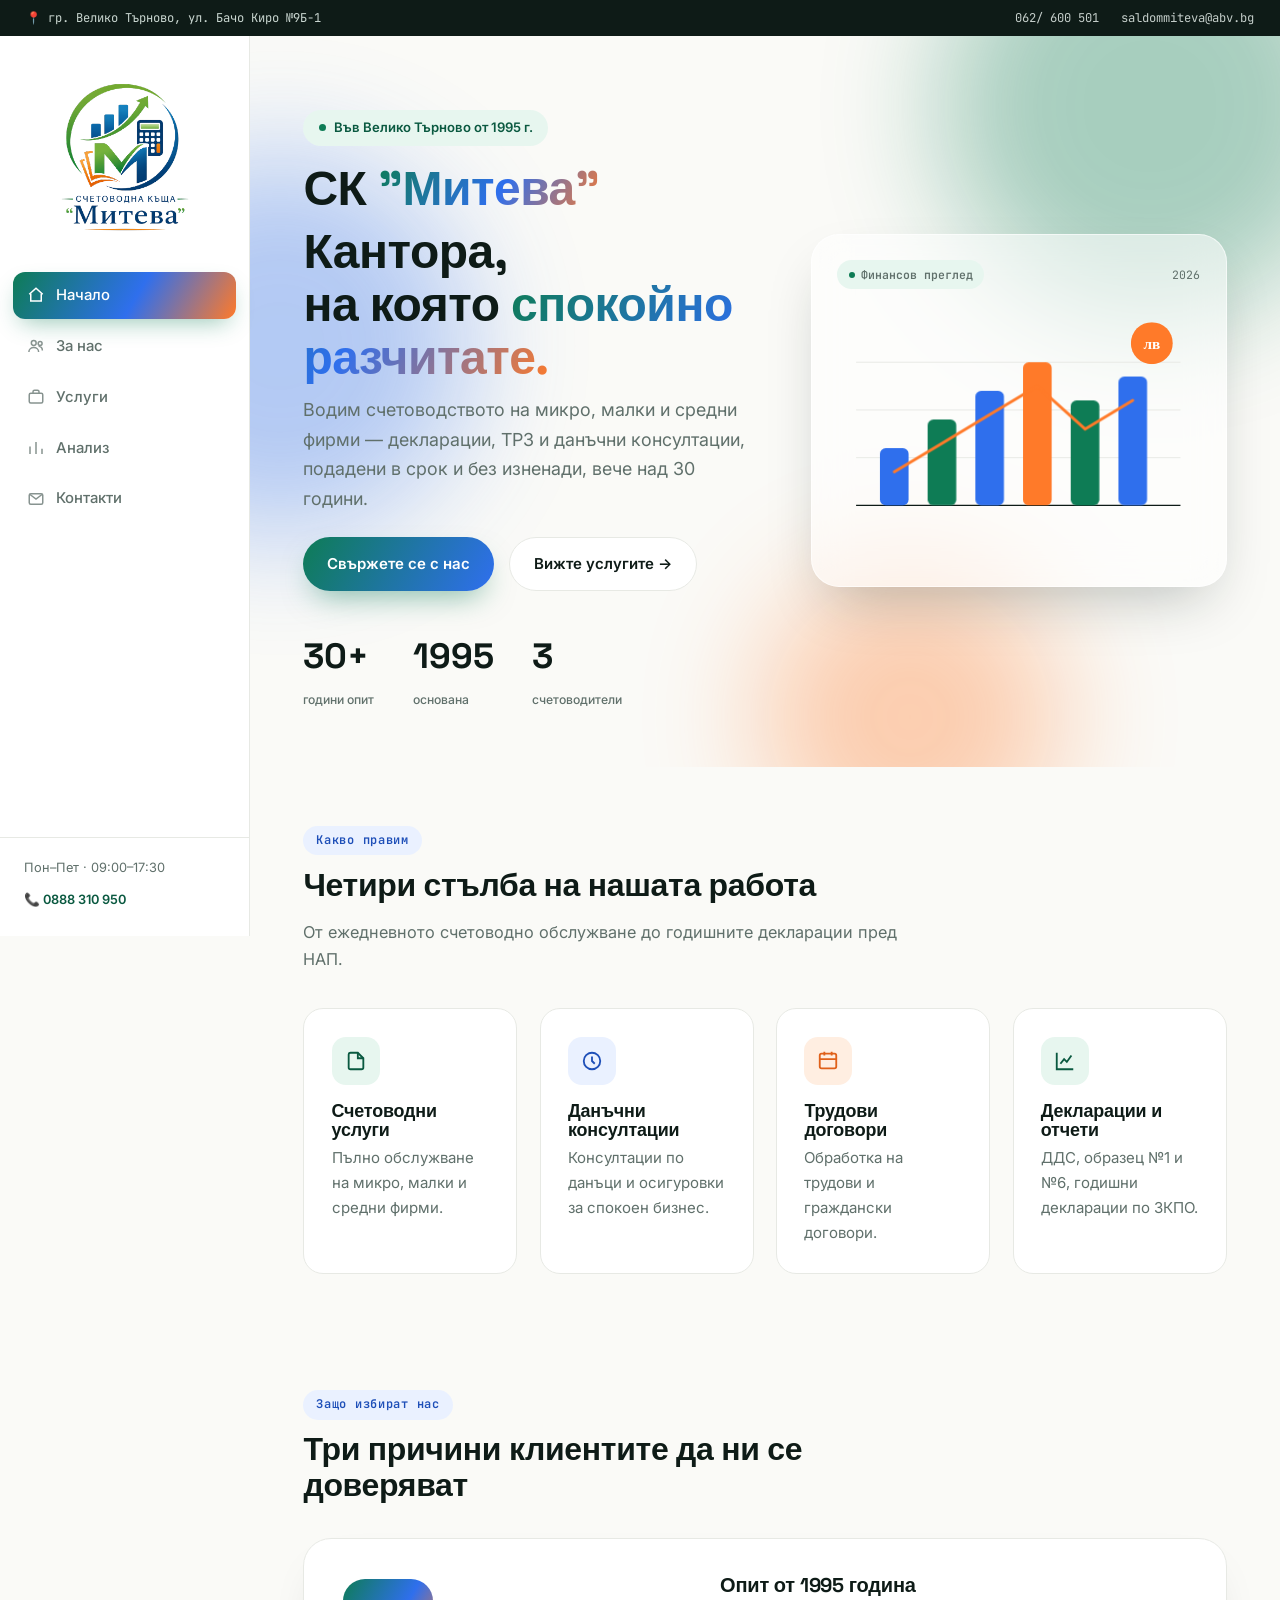
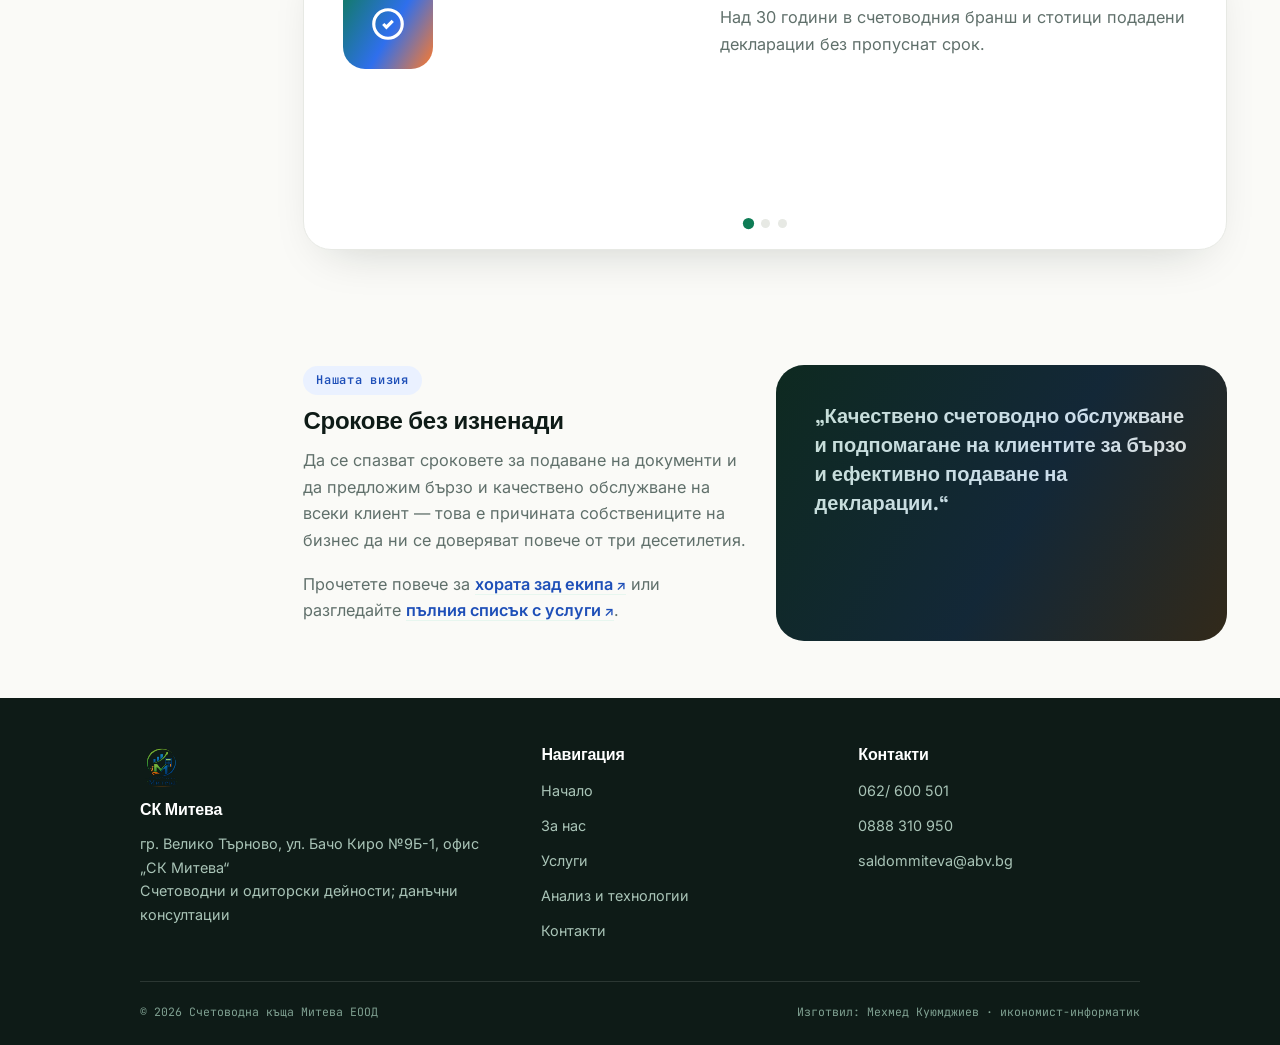
<file: index.html>
<!DOCTYPE html>
<html lang="bg">
<head>
<meta charset="UTF-8">
<meta name="viewport" content="width=device-width, initial-scale=1.0">
    <meta name="description" content="СК Митева – счетоводни услуги, счетоводство, ТРЗ, данъчни консултации и фирмено обслужване.">
    <meta property="og:site_name" content="СК Митева">
    <script type="application/ld+json">
{
  "@context":"https://schema.org",
  "@type":"WebSite",
  "name":"СК Митева",
  "alternateName":"Счетоводна къща Митева",
  "url":"https://saldommiteva.github.io/site.github.io/"
}
</script>
<title>СК Митева - Счетоводна къща Митева - Счетоводни услуги във Велико Търново</title>
<meta name="description" content="ССП „Счетоводна къща Митева“ ЕООД — счетоводно обслужване, ТРЗ, ДДС декларации и данъчни консултации за фирми във Велико Търново. Опит от 1995 година.">
<meta name="keywords" content="счетоводна къща Велико Търново, счетоводни услуги, ТРЗ, ДДС декларации, данъчни консултации, счетоводител Велико Търново, СК Митева">
<meta name="robots" content="index, follow">
<meta name="author" content="ССП „Счетоводна къща Митева“ ЕООД">
<link rel="canonical" href="https://saldommiteva.github.io/site.github.io/">
<meta property="og:type" content="website">
<meta property="og:site_name" content="Счетоводна къща Митева">
<meta property="og:title" content="Счетоводна къща Митева — счетоводни услуги във Велико Търново">
<meta property="og:description" content="Счетоводно обслужване, ТРЗ и данъчни консултации за фирми във Велико Търново. Опит от 1995 година.">
<meta property="og:image" content="https://www.skmiteva.bg/logo.svg">
<meta property="og:url" content="https://www.skmiteva.bg/index.html">
<meta property="og:locale" content="bg_BG">
<meta name="twitter:card" content="summary_large_image">
<meta name="twitter:title" content="Счетоводна къща Митева — Велико Търново">
<meta name="twitter:description" content="Счетоводно обслужване, ТРЗ и данъчни консултации от 1995 година насам.">
<link rel="icon" type="image/svg+xml" href="logo.svg">
<link rel="preconnect" href="https://fonts.googleapis.com">
<link rel="preconnect" href="https://fonts.gstatic.com" crossorigin>
<link href="https://fonts.googleapis.com/css2?family=Space+Grotesk:wght@500;600;700&family=Inter:wght@400;500;600;700&family=JetBrains+Mono:wght@400;500;600&display=swap" rel="stylesheet">
    <meta name="google-site-verification" content="7vGODNEP3AbfoVLkbZOb1GnLvWnqW9hmbNJOXIMmoz8" />
  <link rel="stylesheet" href="style.css">
<script type="application/ld+json">
{
  "@context": "https://schema.org",
  "@type": "AccountingService",
  "name": "ССП „Счетоводна къща Митева“ ЕООД",
  "image": "https://www.skmiteva.bg/logo.svg",
  "url": "https://www.skmiteva.bg/",
  "telephone": "+359888310950",
  "email": "saldommiteva@abv.bg",
  "priceRange": "$$",
  "address": {
    "@type": "PostalAddress",
    "streetAddress": "ул. Бачо Киро №9Б-1",
    "addressLocality": "Велико Търново",
    "addressCountry": "BG"
  },
  "areaServed": "Велико Търново",
  "foundingDate": "1995",
  "openingHoursSpecification": {
    "@type": "OpeningHoursSpecification",
    "dayOfWeek": ["Monday","Tuesday","Wednesday","Thursday","Friday"],
    "opens": "09:00",
    "closes": "17:30"
  }
}
</script>
</head>
<body>

<div class="top-banner">
  <div class="tb-left"><span>📍 гр. Велико Търново, ул. Бачо Киро №9Б-1</span></div>
  <div class="tb-right">
    <a href="tel:062600501">062/ 600 501</a>
    <a href="mailto:saldommiteva@abv.bg">saldommiteva@abv.bg</a>
  </div>
</div>

<div class="page-wrap">

  <aside class="sidebar">
    <div class="logo-real"><img src="logo.svg" alt="Лого на ССП Счетоводна къща Митева ЕООД" width="170" height="170"></div>
    <ul class="nav-menu">
      <li><a href="index.html"><svg width="18" height="18" viewBox="0 0 24 24" fill="none" stroke="currentColor" stroke-width="2"><path d="M3 11l9-8 9 8"/><path d="M5 10v10h14V10"/></svg><span class="label">Начало</span></a></li>
      <li><a href="about.html"><svg width="18" height="18" viewBox="0 0 24 24" fill="none" stroke="currentColor" stroke-width="2"><circle cx="9" cy="8" r="3.2"/><path d="M2.5 20c0-3.6 3-6 6.5-6s6.5 2.4 6.5 6"/><circle cx="17.5" cy="8.5" r="2.6"/><path d="M15.5 12.5c2.9.2 5 2.3 5 5.5"/></svg><span class="label">За нас</span></a></li>
      <li><a href="services.html"><svg width="18" height="18" viewBox="0 0 24 24" fill="none" stroke="currentColor" stroke-width="2"><rect x="3" y="7" width="18" height="13" rx="2"/><path d="M8 7V5a2 2 0 0 1 2-2h4a2 2 0 0 1 2 2v2"/></svg><span class="label">Услуги</span></a></li>
      <li><a href="analysis.html"><svg width="18" height="18" viewBox="0 0 24 24" fill="none" stroke="currentColor" stroke-width="2"><path d="M4 20V10M12 20V4M20 20v-7"/></svg><span class="label">Анализ</span></a></li>
      <li><a href="contacts.html"><svg width="18" height="18" viewBox="0 0 24 24" fill="none" stroke="currentColor" stroke-width="2"><rect x="3" y="5" width="18" height="14" rx="2"/><path d="m4 6 8 6 8-6"/></svg><span class="label">Контакти</span></a></li>
    </ul>
    <div class="sidebar-foot">Пон–Пет · 09:00–17:30<a class="call-btn" href="tel:0888310950">📞 0888 310 950</a></div>
  </aside>

  <main class="main">

    <section class="hero">
      <div class="blob-field"><div class="blob b1"></div><div class="blob b2"></div><div class="blob b3"></div></div>
      <div class="container hero-grid">
        <div>
          <span class="badge reveal in-view"><span class="dot"></span>Във Велико Търново от 1995 г.</span>
            <h1 class="reveal in-view" style="transition-delay:.05s"> СК <span class="grad-text">"Митева"</span></h1>
          <h1 class="reveal in-view" style="transition-delay:.05s">Кантора,<br>на която <span class="grad-text">спокойно разчитате.</span></h1>
          <p class="lede reveal in-view" style="transition-delay:.12s">
            Водим счетоводството на микро, малки и средни фирми — декларации,
            ТРЗ и данъчни консултации, подадени в срок и без изненади, вече
            над 30 години.
          </p>
          <div class="btn-row reveal in-view" style="transition-delay:.2s">
            <a href="contacts.html" class="btn btn-primary">Свържете се с нас</a>
            <a href="services.html" class="btn btn-outline">Вижте услугите →</a>
          </div>

          <div class="stat-strip reveal in-view" style="transition-delay:.28s">
            <div class="stat"><span class="n" data-count="30" data-suffix="+">0</span><span class="l">години опит</span></div>
            <div class="stat"><span class="n" data-count="1995">0</span><span class="l">основана</span></div>
            <div class="stat"><span class="n" data-count="3">0</span><span class="l">счетоводители</span></div>
          </div>
        </div>

        <div class="reveal in-view" style="transition-delay:.15s;">
          <div class="dash-card">
            <div class="dash-head">
              <span class="dash-pill"><span class="dot"></span>Финансов преглед</span>
              <span>2026</span>
            </div>
            <svg viewBox="0 0 380 260" width="100%" xmlns="http://www.w3.org/2000/svg">
              <g stroke="#E7E9E4" stroke-width="1">
                <line x1="20" y1="60" x2="360" y2="60"/>
                <line x1="20" y1="110" x2="360" y2="110"/>
                <line x1="20" y1="160" x2="360" y2="160"/>
              </g>
              <line x1="20" y1="210" x2="360" y2="210" stroke="#0E1B17" stroke-width="1.4"/>
              <rect class="chart-bar" x="45"  y="150" width="30" height="60"  rx="6" fill="#2F6FED" style="animation-delay:.15s"/>
              <rect class="chart-bar" x="95"  y="120" width="30" height="90"  rx="6" fill="#0E7C55" style="animation-delay:.3s"/>
              <rect class="chart-bar" x="145" y="90"  width="30" height="120" rx="6" fill="#2F6FED" style="animation-delay:.45s"/>
              <rect class="chart-bar" x="195" y="60"  width="30" height="150" rx="6" fill="#FF7A29" style="animation-delay:.6s"/>
              <rect class="chart-bar" x="245" y="100" width="30" height="110" rx="6" fill="#0E7C55" style="animation-delay:.75s"/>
              <rect class="chart-bar" x="295" y="75"  width="30" height="135" rx="6" fill="#2F6FED" style="animation-delay:.9s"/>
              <path class="chart-line" d="M60 175 L110 145 L160 115 L210 85 L260 130 L310 100" fill="none" stroke="#FF7A29" stroke-width="3" stroke-linecap="round"/>
              <g class="float-badge" transform="translate(330,40)">
                <circle r="22" fill="#FF7A29"/>
                <text x="0" y="6" text-anchor="middle" font-family="Space Grotesk" font-weight="700" font-size="16" fill="#fff">лв</text>
              </g>
            </svg>
          </div>
        </div>
      </div>
    </section>

    <section>
      <div class="container">
        <div class="section-head reveal">
          <span class="eyebrow-tag">Какво правим</span>
          <h2>Четири стълба на нашата работа</h2>
          <p>От ежедневното счетоводно обслужване до годишните декларации пред НАП.</p>
        </div>
        <div class="grid grid-4">
          <div class="card reveal">
            <div class="icon-wrap"><svg width="22" height="22" viewBox="0 0 24 24" fill="none" stroke="currentColor" stroke-width="2"><path d="M4 19V5a2 2 0 0 1 2-2h8l6 6v10a2 2 0 0 1-2 2H6a2 2 0 0 1-2-2Z"/><path d="M14 3v6h6"/></svg></div>
            <h3>Счетоводни услуги</h3>
            <p>Пълно обслужване на микро, малки и средни фирми.</p>
          </div>
          <div class="card accent-blue reveal" style="transition-delay:.05s">
            <div class="icon-wrap"><svg width="22" height="22" viewBox="0 0 24 24" fill="none" stroke="currentColor" stroke-width="2"><circle cx="12" cy="12" r="9"/><path d="M12 7v5l3 3"/></svg></div>
            <h3>Данъчни консултации</h3>
            <p>Консултации по данъци и осигуровки за спокоен бизнес.</p>
          </div>
          <div class="card accent-orange reveal" style="transition-delay:.1s">
            <div class="icon-wrap"><svg width="22" height="22" viewBox="0 0 24 24" fill="none" stroke="currentColor" stroke-width="2"><rect x="3" y="4" width="18" height="16" rx="2"/><path d="M8 2v4M16 2v4M3 10h18"/></svg></div>
            <h3>Трудови договори</h3>
            <p>Обработка на трудови и граждански договори.</p>
          </div>
          <div class="card reveal" style="transition-delay:.15s">
            <div class="icon-wrap"><svg width="22" height="22" viewBox="0 0 24 24" fill="none" stroke="currentColor" stroke-width="2"><path d="M3 3v18h18"/><path d="M7 15l4-5 3 3 5-7"/></svg></div>
            <h3>Декларации и отчети</h3>
            <p>ДДС, образец №1 и №6, годишни декларации по ЗКПО.</p>
          </div>
        </div>
      </div>
    </section>

    <!-- СЛАЙДШОУ: защо клиентите ни се доверяват -->
    <section>
      <div class="container">
        <div class="section-head reveal">
          <span class="eyebrow-tag">Защо избират нас</span>
          <h2>Три причини клиентите да ни се доверяват</h2>
        </div>
        <div class="carousel reveal">
          <div class="carousel-track">
            <div class="slide active">
              <div class="s-icon"><svg width="38" height="38" viewBox="0 0 24 24" fill="none" stroke="#fff" stroke-width="2"><circle cx="12" cy="12" r="9"/><path d="m9 12 2 2 4-4"/></svg></div>
              <div>
                <h3>Опит от 1995 година</h3>
                <p>Над 30 години в счетоводния бранш и стотици подадени декларации без пропуснат срок.</p>
              </div>
            </div>
            <div class="slide">
              <div class="s-icon"><svg width="38" height="38" viewBox="0 0 24 24" fill="none" stroke="#fff" stroke-width="2"><rect x="3" y="5" width="18" height="14" rx="2"/><path d="m4 6 8 6 8-6"/></svg></div>
              <div>
                <h3>Пряка връзка с институциите</h3>
                <p>Работим с квалифициран електронен подпис (КЕП) и поддържаме постоянна връзка с НАП, НОИ и банките.</p>
              </div>
            </div>
            <div class="slide">
              <div class="s-icon"><svg width="38" height="38" viewBox="0 0 24 24" fill="none" stroke="#fff" stroke-width="2"><path d="M12 3v18M3 12h18"/></svg></div>
              <div>
                <h3>Личен подход</h3>
                <p>Малък и стабилен екип от трима специалисти, който познава бизнеса на всеки свой клиент.</p>
              </div>
            </div>
          </div>
          <div class="carousel-dots">
            <button class="active" aria-label="Слайд 1"></button>
            <button aria-label="Слайд 2"></button>
            <button aria-label="Слайд 3"></button>
          </div>
        </div>
      </div>
    </section>

    <section>
      <div class="container">
        <div class="grid grid-2">
          <div class="reveal">
            <span class="eyebrow-tag">Нашата визия</span>
            <h2>Срокове без изненади</h2>
            <p>Да се спазват сроковете за подаване на документи и да
               предложим бързо и качествено обслужване на всеки клиент —
               това е причината собствениците на бизнес да ни се доверяват
               повече от три десетилетия.</p>
            <p>Прочетете повече за <a href="about.html" class="ext-link" style="border-color:var(--green-soft);">хората зад екипа</a>
               или разгледайте <a href="services.html" class="ext-link" style="border-color:var(--green-soft);">пълния списък с услуги</a>.</p>
          </div>
          <div class="quote-box reveal" style="transition-delay:.1s">
            <span>„Качествено счетоводно обслужване и подпомагане на клиентите
            за бързо и ефективно подаване на декларации.“</span>
          </div>
        </div>
      </div>
    </section>

  </main>
</div>

<footer class="bottom-banner">
  <div class="footer-grid">
    <div>
      <img src="logo.svg" alt="Лого СК Митева" class="footer-logo">
      <h4>СК Митева</h4>
      <p>гр. Велико Търново, ул. Бачо Киро №9Б-1, офис „СК Митева“<br>
         Счетоводни и одиторски дейности; данъчни консултации</p>
    </div>
    <div>
      <h4>Навигация</h4>
      <ul>
        <li><a href="index.html">Начало</a></li>
        <li><a href="about.html">За нас</a></li>
        <li><a href="services.html">Услуги</a></li>
        <li><a href="analysis.html">Анализ и технологии</a></li>
        <li><a href="contacts.html">Контакти</a></li>
      </ul>
    </div>
    <div>
      <h4>Контакти</h4>
      <ul>
        <li><a href="tel:062600501">062/ 600 501</a></li>
        <li><a href="tel:0888310950">0888 310 950</a></li>
        <li><a href="mailto:saldommiteva@abv.bg">saldommiteva@abv.bg</a></li>
      </ul>
    </div>
  </div>
  <div class="footer-bottom">
    <span>© 2026 Счетоводна къща Митева ЕООД</span>
     <span>  <a href="https://sites.google.com/view/kuyumdzhiev-designs-eu/%D0%B7%D0%B0-%D0%BC%D0%B5%D0%BD?authuser=0">Изготвил: Мехмед Куюмджиев · икономист-информатик</a></span>
  </div>
</footer>

<script src="script.js"></script>
</body>
</html>
</file>
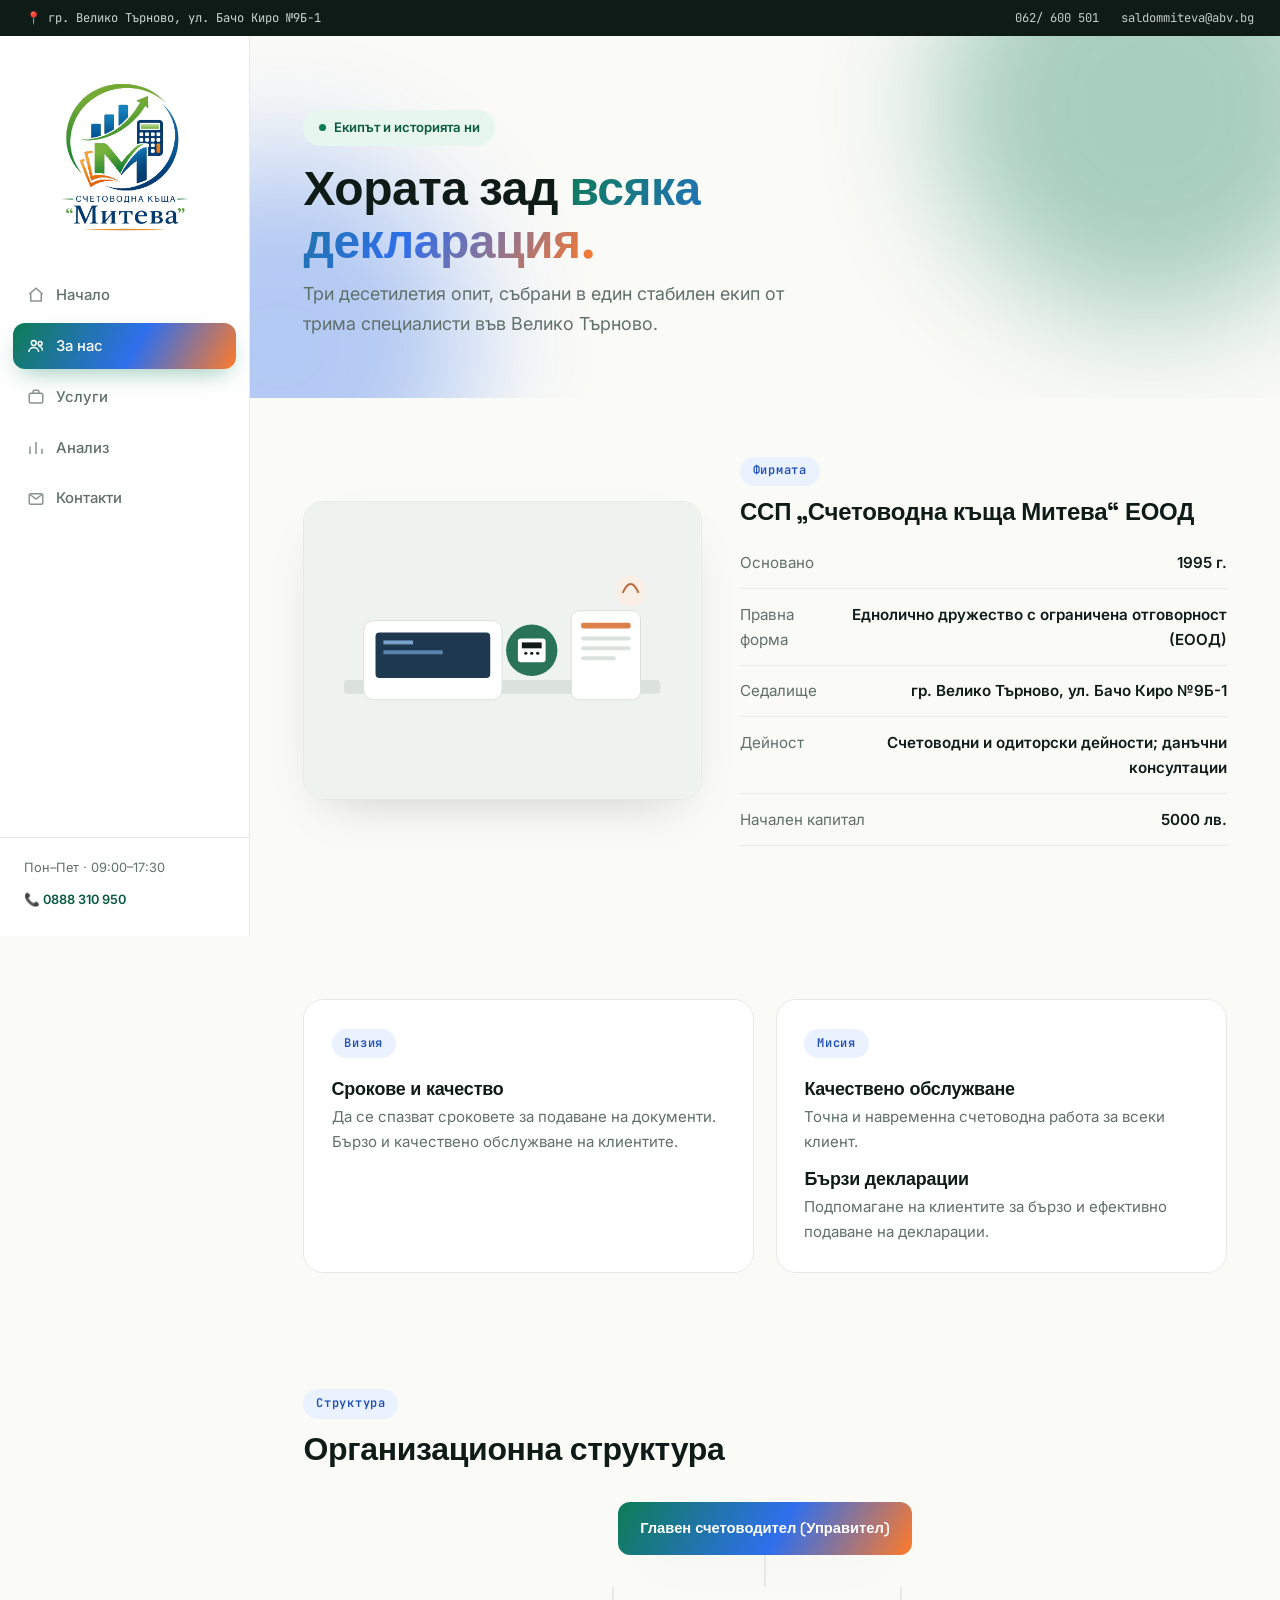
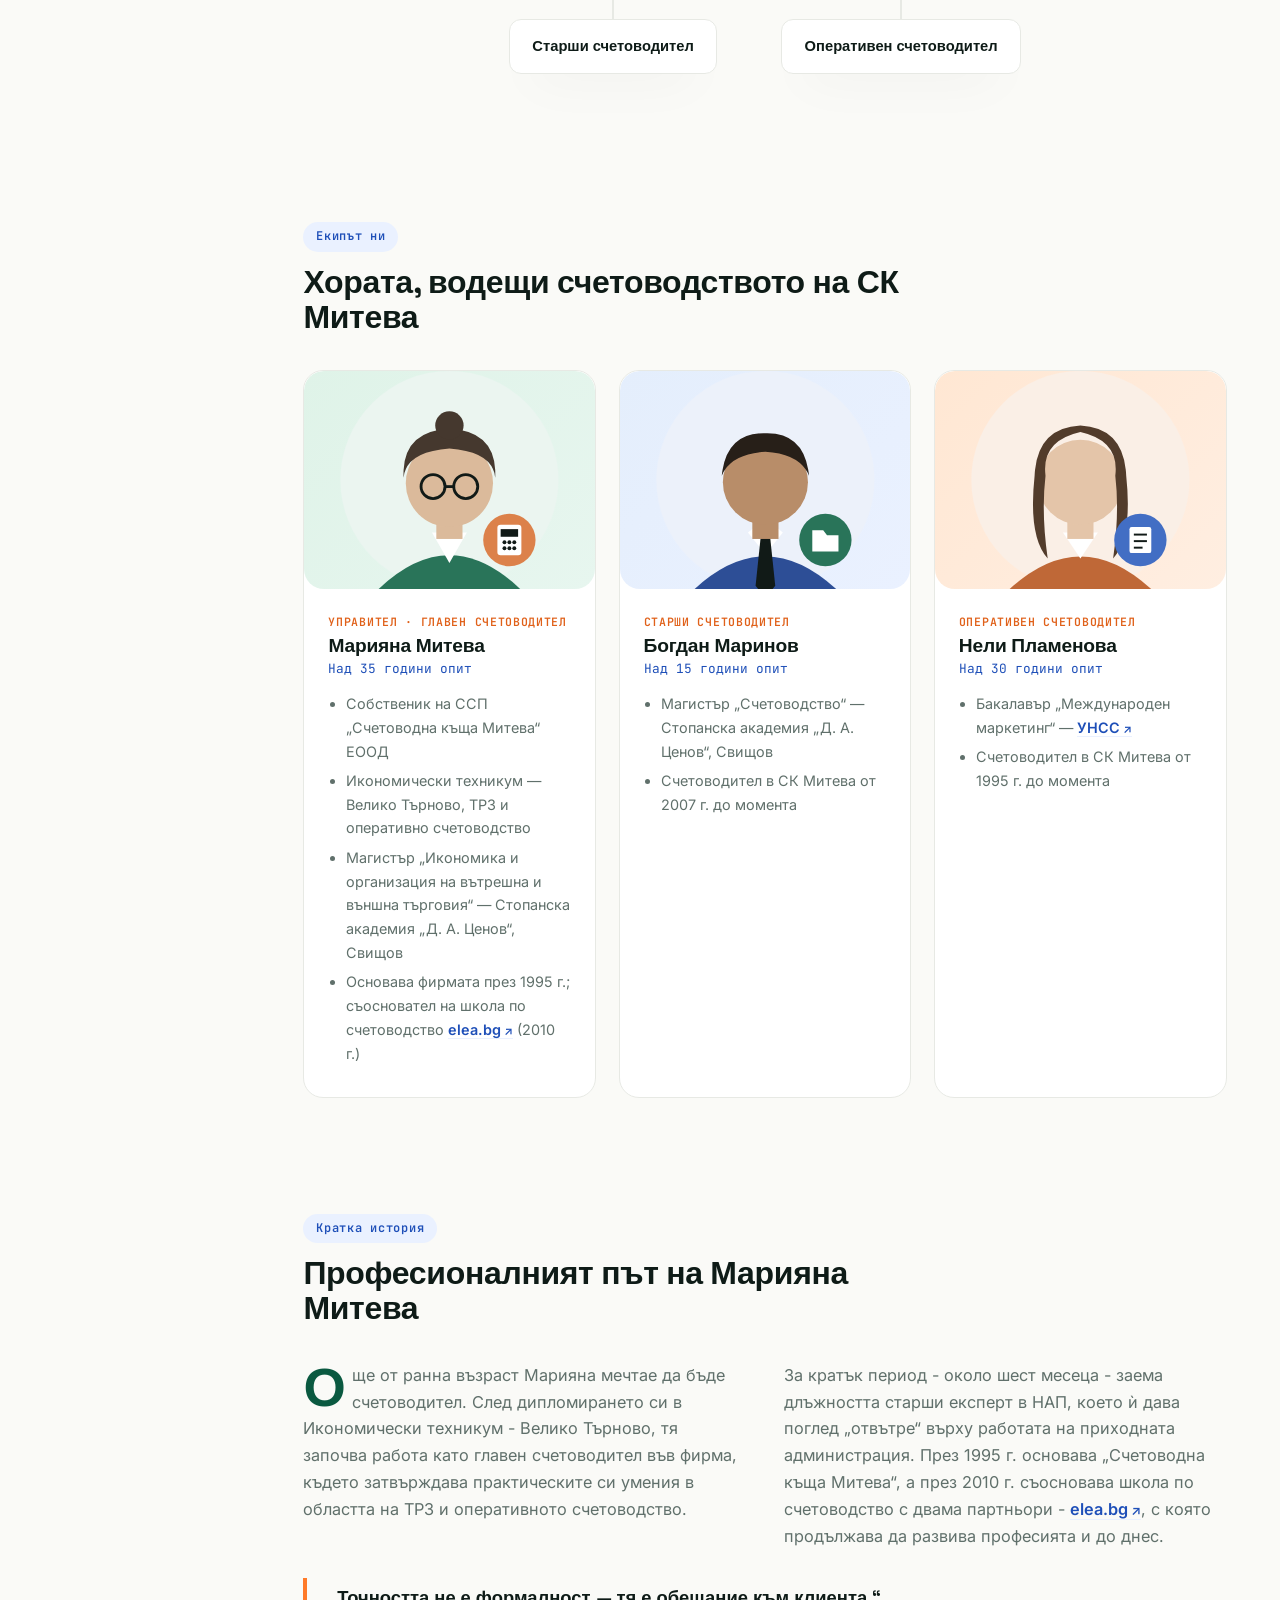
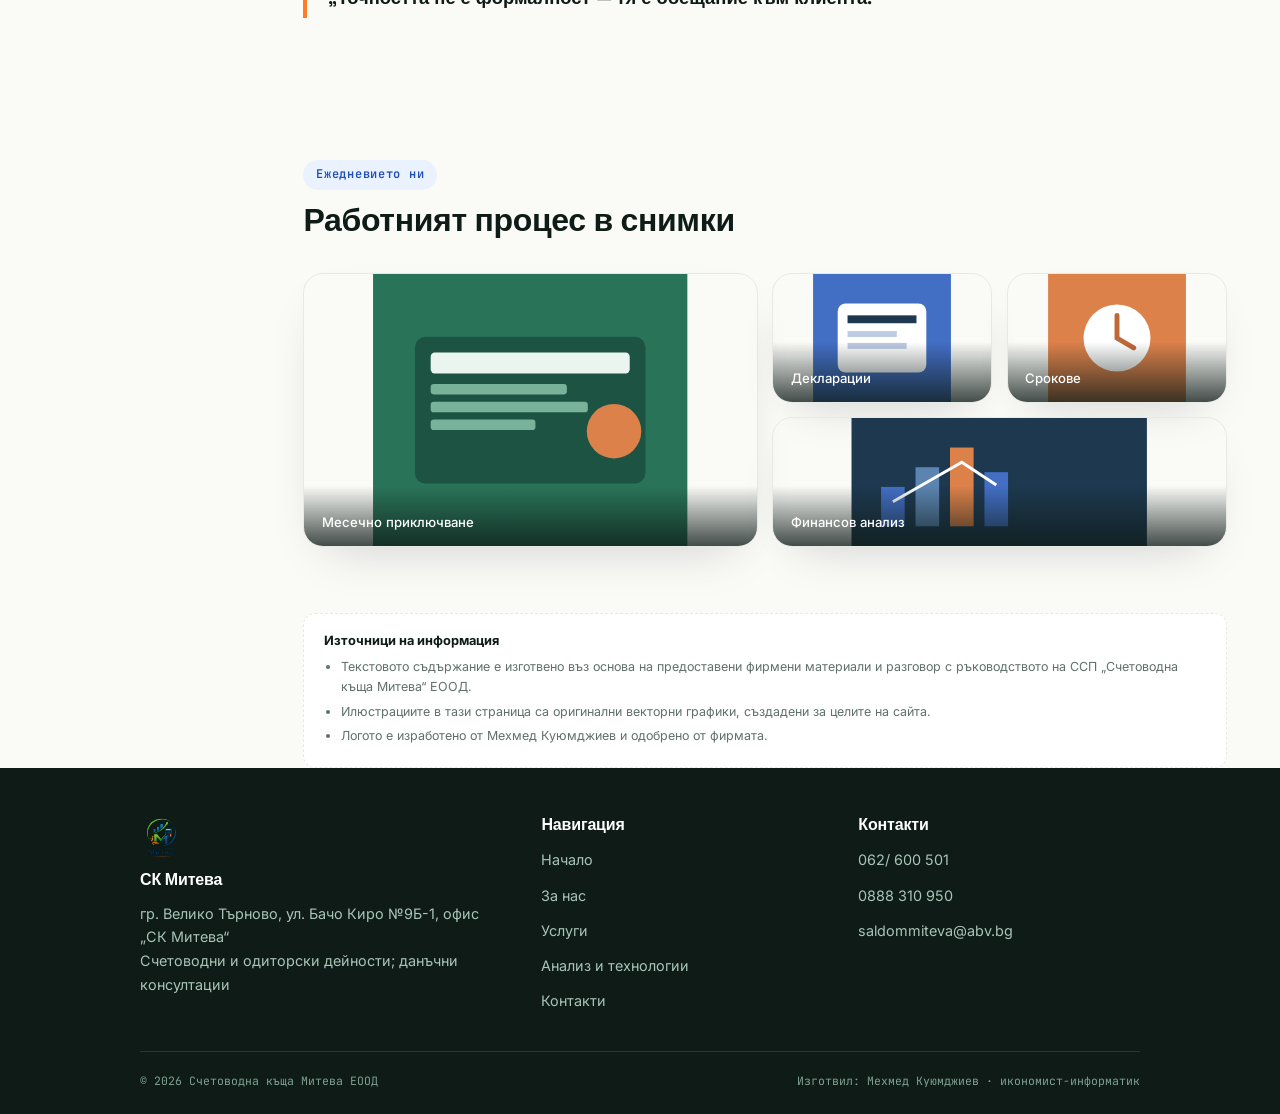
<file: about.html>
<!DOCTYPE html>
<html lang="bg">
<head>
<meta charset="UTF-8">
<meta name="viewport" content="width=device-width, initial-scale=1.0">
   <meta name="description" content="СК Митева – счетоводни услуги, счетоводство, ТРЗ, данъчни консултации и фирмено обслужване.">
    <meta property="og:site_name" content="СК Митева">
    <script type="application/ld+json">
{
  "@context":"https://schema.org",
  "@type":"WebSite",
  "name":"СК Митева",
  "alternateName":"Счетоводна къща Митева",
  "url":"https://saldommiteva.github.io/site.github.io/"
}
</script>
<title>За нас — Екипът на Счетоводна къща Митева</title>
<meta name="description" content="Запознайте се с екипа на ССП „Счетоводна къща Митева“ ЕООД — Марияна Митева, Богдан Маринов и Нели Пламенова. Над 30 години общ опит във Велико Търново.">
<meta name="keywords" content="счетоводители Велико Търново, Марияна Митева, счетоводен екип, СК Митева, счетоводна кантора">
<meta name="robots" content="index, follow">
<meta name="author" content="ССП „Счетоводна къща Митева“ ЕООД">
<link rel="canonical" href="https://www.skmiteva.bg/about.html">
<meta property="og:type" content="website">
<meta property="og:site_name" content="Счетоводна къща Митева">
<meta property="og:title" content="За нас — екипът на Счетоводна къща Митева">
<meta property="og:description" content="Три десетилетия опит, събрани в един стабилен екип от трима счетоводители във Велико Търново.">
<meta property="og:image" content="https://www.skmiteva.bg/logo.svg">
<meta property="og:url" content="https://www.skmiteva.bg/about.html">
<meta property="og:locale" content="bg_BG">
<link rel="icon" type="image/svg+xml" href="logo.svg">
<link rel="preconnect" href="https://fonts.googleapis.com">
<link rel="preconnect" href="https://fonts.gstatic.com" crossorigin>
<link href="https://fonts.googleapis.com/css2?family=Space+Grotesk:wght@500;600;700&family=Inter:wght@400;500;600;700&family=JetBrains+Mono:wght@400;500;600&display=swap" rel="stylesheet">
<link rel="stylesheet" href="style.css">
</head>
<body>

<div class="top-banner">
  <div class="tb-left"><span>📍 гр. Велико Търново, ул. Бачо Киро №9Б-1</span></div>
  <div class="tb-right">
    <a href="tel:062600501">062/ 600 501</a>
    <a href="mailto:saldommiteva@abv.bg">saldommiteva@abv.bg</a>
  </div>
</div>

<div class="page-wrap">
  <aside class="sidebar">
    <div class="logo-real"><img src="logo.svg" alt="Лого на ССП Счетоводна къща Митева ЕООД" width="170" height="170"></div>
    <ul class="nav-menu">
      <li><a href="index.html"><svg width="18" height="18" viewBox="0 0 24 24" fill="none" stroke="currentColor" stroke-width="2"><path d="M3 11l9-8 9 8"/><path d="M5 10v10h14V10"/></svg><span class="label">Начало</span></a></li>
      <li><a href="about.html"><svg width="18" height="18" viewBox="0 0 24 24" fill="none" stroke="currentColor" stroke-width="2"><circle cx="9" cy="8" r="3.2"/><path d="M2.5 20c0-3.6 3-6 6.5-6s6.5 2.4 6.5 6"/><circle cx="17.5" cy="8.5" r="2.6"/><path d="M15.5 12.5c2.9.2 5 2.3 5 5.5"/></svg><span class="label">За нас</span></a></li>
      <li><a href="services.html"><svg width="18" height="18" viewBox="0 0 24 24" fill="none" stroke="currentColor" stroke-width="2"><rect x="3" y="7" width="18" height="13" rx="2"/><path d="M8 7V5a2 2 0 0 1 2-2h4a2 2 0 0 1 2 2v2"/></svg><span class="label">Услуги</span></a></li>
      <li><a href="analysis.html"><svg width="18" height="18" viewBox="0 0 24 24" fill="none" stroke="currentColor" stroke-width="2"><path d="M4 20V10M12 20V4M20 20v-7"/></svg><span class="label">Анализ</span></a></li>
      <li><a href="contacts.html"><svg width="18" height="18" viewBox="0 0 24 24" fill="none" stroke="currentColor" stroke-width="2"><rect x="3" y="5" width="18" height="14" rx="2"/><path d="m4 6 8 6 8-6"/></svg><span class="label">Контакти</span></a></li>
    </ul>
    <div class="sidebar-foot">Пон–Пет · 09:00–17:30<a class="call-btn" href="tel:0888310950">📞 0888 310 950</a></div>
  </aside>

  <main class="main">

    <section class="hero" style="padding-bottom:2.6rem;">
      <div class="blob-field"><div class="blob b1"></div><div class="blob b2"></div></div>
      <div class="container">
        <span class="badge reveal in-view"><span class="dot"></span>Екипът и историята ни</span>
        <h1 class="reveal in-view" style="transition-delay:.05s; max-width:16ch;">Хората зад <span class="grad-text">всяка декларация.</span></h1>
        <p class="lede reveal in-view" style="transition-delay:.12s">
          Три десетилетия опит, събрани в един стабилен екип от трима
          специалисти във Велико Търново.
        </p>
      </div>
    </section>

    <!-- ФИРМЕНИ ДАННИ + ОФИС ИЛЮСТРАЦИЯ (параграф с картинка) -->
    <section>
      <div class="container">
        <div class="float-block reveal">
          <div class="float-media">
            <div class="img-frame">
              <svg viewBox="0 0 400 300" xmlns="http://www.w3.org/2000/svg" style="background:#F3F6F3;">
                <rect width="400" height="300" fill="#EEF3EF"/>
                <rect x="40" y="180" width="320" height="14" rx="4" fill="#D8E3DC"/>
                <rect x="60" y="120" width="140" height="80" rx="10" fill="#FFFFFF" stroke="#D9E2DC"/>
                <rect x="72" y="132" width="116" height="46" rx="4" fill="#123A5C"/>
                <rect x="80" y="140" width="30" height="4" fill="#66A7E0"/>
                <rect x="80" y="150" width="60" height="4" fill="#4A87C7"/>
                <circle cx="230" cy="150" r="26" fill="#0E7C55"/>
                <rect x="216" y="138" width="28" height="24" rx="3" fill="#fff"/>
                <rect x="220" y="142" width="20" height="6" fill="#0E1B17"/>
                <circle cx="224" cy="153" r="1.6" fill="#0E1B17"/><circle cx="230" cy="153" r="1.6" fill="#0E1B17"/><circle cx="236" cy="153" r="1.6" fill="#0E1B17"/>
                <rect x="270" y="110" width="70" height="90" rx="8" fill="#fff" stroke="#D9E2DC"/>
                <rect x="280" y="122" width="50" height="6" rx="2" fill="#FF7A29"/>
                <rect x="280" y="136" width="50" height="4" rx="2" fill="#D8E3DC"/>
                <rect x="280" y="146" width="50" height="4" rx="2" fill="#D8E3DC"/>
                <rect x="280" y="156" width="35" height="4" rx="2" fill="#D8E3DC"/>
                <circle cx="330" cy="90" r="16" fill="#FFEEE1"/>
                <path d="M322 92 q8 -18 16 0" fill="none" stroke="#E0611A" stroke-width="2"/>
              </svg>
              
            </div>
          </div>
          <div class="float-text">
            <span class="eyebrow-tag">Фирмата</span>
            <h2>ССП „Счетоводна къща Митева“ ЕООД</h2>
            <ul class="fact-list">
              <li><span>Основано</span><span>1995 г.</span></li>
              <li><span>Правна форма</span><span>Еднолично дружество с ограничена отговорност (ЕООД)</span></li>
              <li><span>Седалище</span><span>гр. Велико Търново, ул. Бачо Киро №9Б-1</span></li>
              <li><span>Дейност</span><span>Счетоводни и одиторски дейности; данъчни консултации</span></li>
              <li><span>Начален капитал</span><span>5000 лв.</span></li>
            </ul>
          </div>
        </div>
      </div>
    </section>

    <!-- ВИЗИЯ / МИСИЯ -->
    <section>
      <div class="container">
        <div class="grid grid-2">
          <div class="card reveal">
            <span class="eyebrow-tag">Визия</span>
            <h3 style="margin-top:.5rem;">Срокове и качество</h3>
            <p>Да се спазват сроковете за подаване на документи. Бързо
               и качествено обслужване на клиентите.</p>
          </div>
          <div class="card accent-blue reveal" style="transition-delay:.08s">
            <span class="eyebrow-tag">Мисия</span>
            <h3 style="margin-top:.5rem;">Качествено обслужване</h3>
            <p style="margin-bottom:.9rem;">Точна и навременна счетоводна работа за всеки клиент.</p>
            <h3>Бързи декларации</h3>
            <p>Подпомагане на клиентите за бързо и ефективно подаване на декларации.</p>
          </div>
        </div>
      </div>
    </section>

    <!-- ОРГАНИЗАЦИОННА СТРУКТУРА -->
    <section>
      <div class="container">
        <div class="section-head reveal">
          <span class="eyebrow-tag">Структура</span>
          <h2>Организационна структура</h2>
        </div>
        <div class="org-chart reveal">
          <div class="org-box top">Главен счетоводител (Управител)</div>
          <div class="org-line"></div>
          <div style="display:flex; align-items:flex-start; gap:4rem;">
            <div style="display:flex; flex-direction:column; align-items:center;"><div class="org-line"></div><div class="org-box">Старши счетоводител</div></div>
            <div style="display:flex; flex-direction:column; align-items:center;"><div class="org-line"></div><div class="org-box">Оперативен счетоводител</div></div>
          </div>
        </div>
      </div>
    </section>

 
    <section>
      <div class="container">
        <div class="section-head reveal">
          <span class="eyebrow-tag">Екипът ни</span>
          <h2>Хората, водещи счетоводството на СК Митева</h2>
        </div>

        <div class="grid grid-3">

         
          <div class="team-card reveal">
            <div class="team-photo g1 img-frame" style="border:none; box-shadow:none;">
              <svg viewBox="0 0 200 200" xmlns="http://www.w3.org/2000/svg">
                <circle cx="100" cy="100" r="100" fill="#E7F6EF"/>
                <path d="M35 200 Q100 138 165 200 Z" fill="#0E7C55"/>
                <path d="M84 148 L100 176 L116 148 Z" fill="#FFFFFF"/>
                <rect x="88" y="126" width="24" height="28" fill="#E8B88A"/>
                <circle cx="100" cy="103" r="40" fill="#E8B88A"/>
                <path d="M58 98 Q56 55 100 53 Q144 55 142 98 Q140 74 100 71 Q60 74 58 98Z" fill="#4A3728"/>
                <circle cx="100" cy="50" r="13" fill="#4A3728"/>
                <circle cx="85" cy="106" r="11" fill="none" stroke="#0E1B17" stroke-width="2.6"/>
                <circle cx="115" cy="106" r="11" fill="none" stroke="#0E1B17" stroke-width="2.6"/>
                <line x1="96" y1="106" x2="104" y2="106" stroke="#0E1B17" stroke-width="2.6"/>
                <g transform="translate(155,155)">
                  <circle r="24" fill="#FF7A29"/>
                  <rect x="-11" y="-14" width="22" height="28" rx="3" fill="#fff"/>
                  <rect x="-8" y="-10" width="16" height="7" fill="#0E1B17"/>
                  <circle cx="-4.5" cy="2" r="1.8" fill="#0E1B17"/><circle cx="0" cy="2" r="1.8" fill="#0E1B17"/><circle cx="4.5" cy="2" r="1.8" fill="#0E1B17"/>
                  <circle cx="-4.5" cy="7.5" r="1.8" fill="#0E1B17"/><circle cx="0" cy="7.5" r="1.8" fill="#0E1B17"/><circle cx="4.5" cy="7.5" r="1.8" fill="#0E1B17"/>
                </g>
              </svg>
            </div>
            <div class="team-body">
              <span class="role">Управител · Главен счетоводител</span>
              <h3>Марияна Митева</h3>
              <span class="years">Над 35 години опит</span>
              <ul>
                <li>Собственик на ССП „Счетоводна къща Митева“ ЕООД</li>
                <li>Икономически техникум — Велико Търново, ТРЗ и оперативно счетоводство</li>
                <li>Магистър „Икономика и организация на вътрешна и външна търговия“ — Стопанска академия „Д. А. Ценов“, Свищов</li>
                <li>Основава фирмата през 1995 г.; съосновател на школа по счетоводство <a href="https://elea.bg" target="_blank" rel="noopener" class="ext-link">elea.bg</a> (2010 г.)</li>
              </ul>
            </div>
          </div>

          <!-- Богдан Маринов — мъж, вратовръзка -->
          <div class="team-card reveal" style="transition-delay:.08s">
            <div class="team-photo g2 img-frame" style="border:none; box-shadow:none;">
              <svg viewBox="0 0 200 200" xmlns="http://www.w3.org/2000/svg">
                <circle cx="100" cy="100" r="100" fill="#EAF1FF"/>
                <path d="M35 200 Q100 140 165 200 Z" fill="#1E4FB8"/>
                <path d="M84 148 L100 168 L116 148 L107 141 L100 152 L93 141 Z" fill="#FFFFFF"/>
                <path d="M96 149 L104 149 L109 197 L100 208 L91 197 Z" fill="#0E1B17"/>
                <rect x="88" y="126" width="24" height="28" fill="#C98A55"/>
                <circle cx="100" cy="102" r="39" fill="#C98A55"/>
                <path d="M60 96 Q64 56 100 57 Q136 56 140 96 Q132 76 100 74 Q68 76 60 96Z" fill="#2A1E15"/>
                <g transform="translate(155,155)">
                  <circle r="24" fill="#0E7C55"/>
                  <path d="M-12 -9 h10 l3.5 4.5 h10.5 v15 h-24 z" fill="#fff"/>
                </g>
              </svg>
            </div>
            <div class="team-body">
              <span class="role">Старши счетоводител</span>
              <h3>Богдан Маринов</h3>
              <span class="years">Над 15 години опит</span>
              <ul>
                <li>Магистър „Счетоводство“ — Стопанска академия „Д. А. Ценов“, Свищов</li>
                <li>Счетоводител в СК Митева от 2007 г. до момента</li>
              </ul>
            </div>
          </div>

          <!-- Нели Пламенова — жена, дълга коса -->
          <div class="team-card reveal" style="transition-delay:.16s">
            <div class="team-photo g3 img-frame" style="border:none; box-shadow:none;">
              <svg viewBox="0 0 200 200" xmlns="http://www.w3.org/2000/svg">
                <circle cx="100" cy="100" r="100" fill="#FFEEE1"/>
                <path d="M35 200 Q100 140 165 200 Z" fill="#E0611A"/>
                <path d="M84 148 L100 172 L116 148 Z" fill="#FFFFFF"/>
                <rect x="88" y="126" width="24" height="28" fill="#F0C39A"/>
                <circle cx="100" cy="102" r="39" fill="#F0C39A"/>
                <path d="M58 96 Q52 152 70 172 Q64 130 68 96 Q64 64 100 56 Q136 64 132 96 Q136 130 130 172 Q148 152 142 96 Q140 52 100 50 Q60 52 58 96Z" fill="#5B3A22"/>
                <g transform="translate(155,155)">
                  <circle r="24" fill="#2F6FED"/>
                  <rect x="-10" y="-12" width="20" height="24" rx="2" fill="#fff"/>
                  <line x1="-6" y1="-5" x2="6" y2="-5" stroke="#0E1B17" stroke-width="1.8"/>
                  <line x1="-6" y1="1" x2="6" y2="1" stroke="#0E1B17" stroke-width="1.8"/>
                  <line x1="-6" y1="7" x2="2" y2="7" stroke="#0E1B17" stroke-width="1.8"/>
                </g>
              </svg>
            </div>
            <div class="team-body">
              <span class="role">Оперативен счетоводител</span>
              <h3>Нели Пламенова</h3>
              <span class="years">Над 30 години опит</span>
              <ul>
                <li>Бакалавър „Международен маркетинг“ — <a href="https://unwe.bg" target="_blank" rel="noopener" class="ext-link">УНСС</a></li>
                <li>Счетоводител в СК Митева от 1995 г. до момента</li>
              </ul>
            </div>
          </div>

        </div>
      </div>
    </section>

    <!-- ИСТОРИЯ - колонен текст -->
    <section>
      <div class="container">
        <div class="section-head reveal">
          <span class="eyebrow-tag">Кратка история</span>
          <h2>Професионалният път на Марияна Митева</h2>
        </div>
        <div class="cols-text reveal">
          <p class="drop-cap">Още от ранна възраст Марияна мечтае да бъде счетоводител.
          След дипломирането си в Икономически техникум - Велико Търново, тя
          започва работа като главен счетоводител във фирма, където затвърждава
          практическите си умения в областта на ТРЗ и оперативното счетоводство.</p>
          <p>За кратък период - около шест месеца - заема длъжността старши
          експерт в НАП, което ѝ дава поглед „отвътре“ върху работата на
          приходната администрация. През 1995 г. основава „Счетоводна къща
          Митева“, а през 2010 г. съосновава школа по счетоводство с двама
          партньори - <a href="https://elea.bg" target="_blank" rel="noopener" class="ext-link">elea.bg</a>,
          с която продължава да развива професията и до днес.</p>
        </div>
        <div class="pull-quote reveal">„Точността не е формалност — тя е обещание към клиента.“</div>
      </div>
    </section>

    <!-- ГАЛЕРИЯ -->
    <section>
      <div class="container">
        <div class="section-head reveal">
          <span class="eyebrow-tag">Ежедневието ни</span>
          <h2>Работният процес в снимки</h2>
        </div>
        <div class="gallery reveal">
          <div class="g-item wide tall img-frame">
            <svg viewBox="0 0 300 260" xmlns="http://www.w3.org/2000/svg"><rect width="300" height="260" fill="#0E7C55"/><rect x="40" y="60" width="220" height="140" rx="10" fill="#0A5940"/><rect x="55" y="75" width="190" height="20" rx="4" fill="#E7F6EF"/><rect x="55" y="105" width="130" height="10" rx="3" fill="#63B996"/><rect x="55" y="122" width="150" height="10" rx="3" fill="#63B996"/><rect x="55" y="139" width="100" height="10" rx="3" fill="#63B996"/><circle cx="230" cy="150" r="26" fill="#FF7A29"/></svg>
            <span class="cap">Месечно приключване</span>
          </div>
          <div class="g-item img-frame"><svg viewBox="0 0 140 130" xmlns="http://www.w3.org/2000/svg"><rect width="140" height="130" fill="#2F6FED"/><rect x="25" y="30" width="90" height="70" rx="8" fill="#fff"/><rect x="35" y="42" width="70" height="8" fill="#123A5C"/><rect x="35" y="58" width="50" height="6" fill="#B7CCEE"/><rect x="35" y="70" width="60" height="6" fill="#B7CCEE"/></svg><span class="cap">Декларации</span></div>
          <div class="g-item img-frame"><svg viewBox="0 0 140 130" xmlns="http://www.w3.org/2000/svg"><rect width="140" height="130" fill="#FF7A29"/><circle cx="70" cy="65" r="34" fill="#fff"/><path d="M70 42v23l17 10" stroke="#E0611A" stroke-width="5" fill="none" stroke-linecap="round"/></svg><span class="cap">Срокове</span></div>
          <div class="g-item wide img-frame"><svg viewBox="0 0 300 130" xmlns="http://www.w3.org/2000/svg"><rect width="300" height="130" fill="#123A5C"/><rect x="30" y="70" width="24" height="40" fill="#2F6FED"/><rect x="65" y="50" width="24" height="60" fill="#4A87C7"/><rect x="100" y="30" width="24" height="80" fill="#FF7A29"/><rect x="135" y="55" width="24" height="55" fill="#2F6FED"/><path d="M42 85 L77 65 L112 45 L147 68" stroke="#fff" stroke-width="3" fill="none"/></svg><span class="cap">Финансов анализ</span></div>
        </div>
      </div>
    </section>

    <div class="container">
      <div class="sources reveal">
        <strong>Източници на информация</strong>
        <ul>
          <li>Текстовото съдържание е изготвено въз основа на предоставени фирмени материали и разговор с ръководството на ССП „Счетоводна къща Митева“ ЕООД.</li>
          <li>Илюстрациите в тази страница са оригинални векторни графики, създадени за целите на сайта.</li>
          <li>Логото е изработено от Мехмед Куюмджиев и одобрено от фирмата.</li>
        </ul>
      </div>
    </div>

  </main>
</div>

<footer class="bottom-banner">
  <div class="footer-grid">
    <div>
      <img src="logo.svg" alt="Лого СК Митева" class="footer-logo">
      <h4>СК Митева</h4>
      <p>гр. Велико Търново, ул. Бачо Киро №9Б-1, офис „СК Митева“<br>Счетоводни и одиторски дейности; данъчни консултации</p>
    </div>
    <div>
      <h4>Навигация</h4>
      <ul><li><a href="index.html">Начало</a></li><li><a href="about.html">За нас</a></li><li><a href="services.html">Услуги</a></li><li><a href="analysis.html">Анализ и технологии</a></li><li><a href="contacts.html">Контакти</a></li></ul>
    </div>
    <div>
      <h4>Контакти</h4>
      <ul><li><a href="tel:062600501">062/ 600 501</a></li><li><a href="tel:0888310950">0888 310 950</a></li><li><a href="mailto:saldommiteva@abv.bg">saldommiteva@abv.bg</a></li></ul>
    </div>
  </div>
  <div class="footer-bottom">
    <span>© 2026 Счетоводна къща Митева ЕООД</span>
     <span>  <a href="https://sites.google.com/view/kuyumdzhiev-designs-eu/%D0%B7%D0%B0-%D0%BC%D0%B5%D0%BD?authuser=0">Изготвил: Мехмед Куюмджиев · икономист-информатик</a></span>
  </div>
</footer>

<script src="script.js"></script>
</body>
</html>
</file>
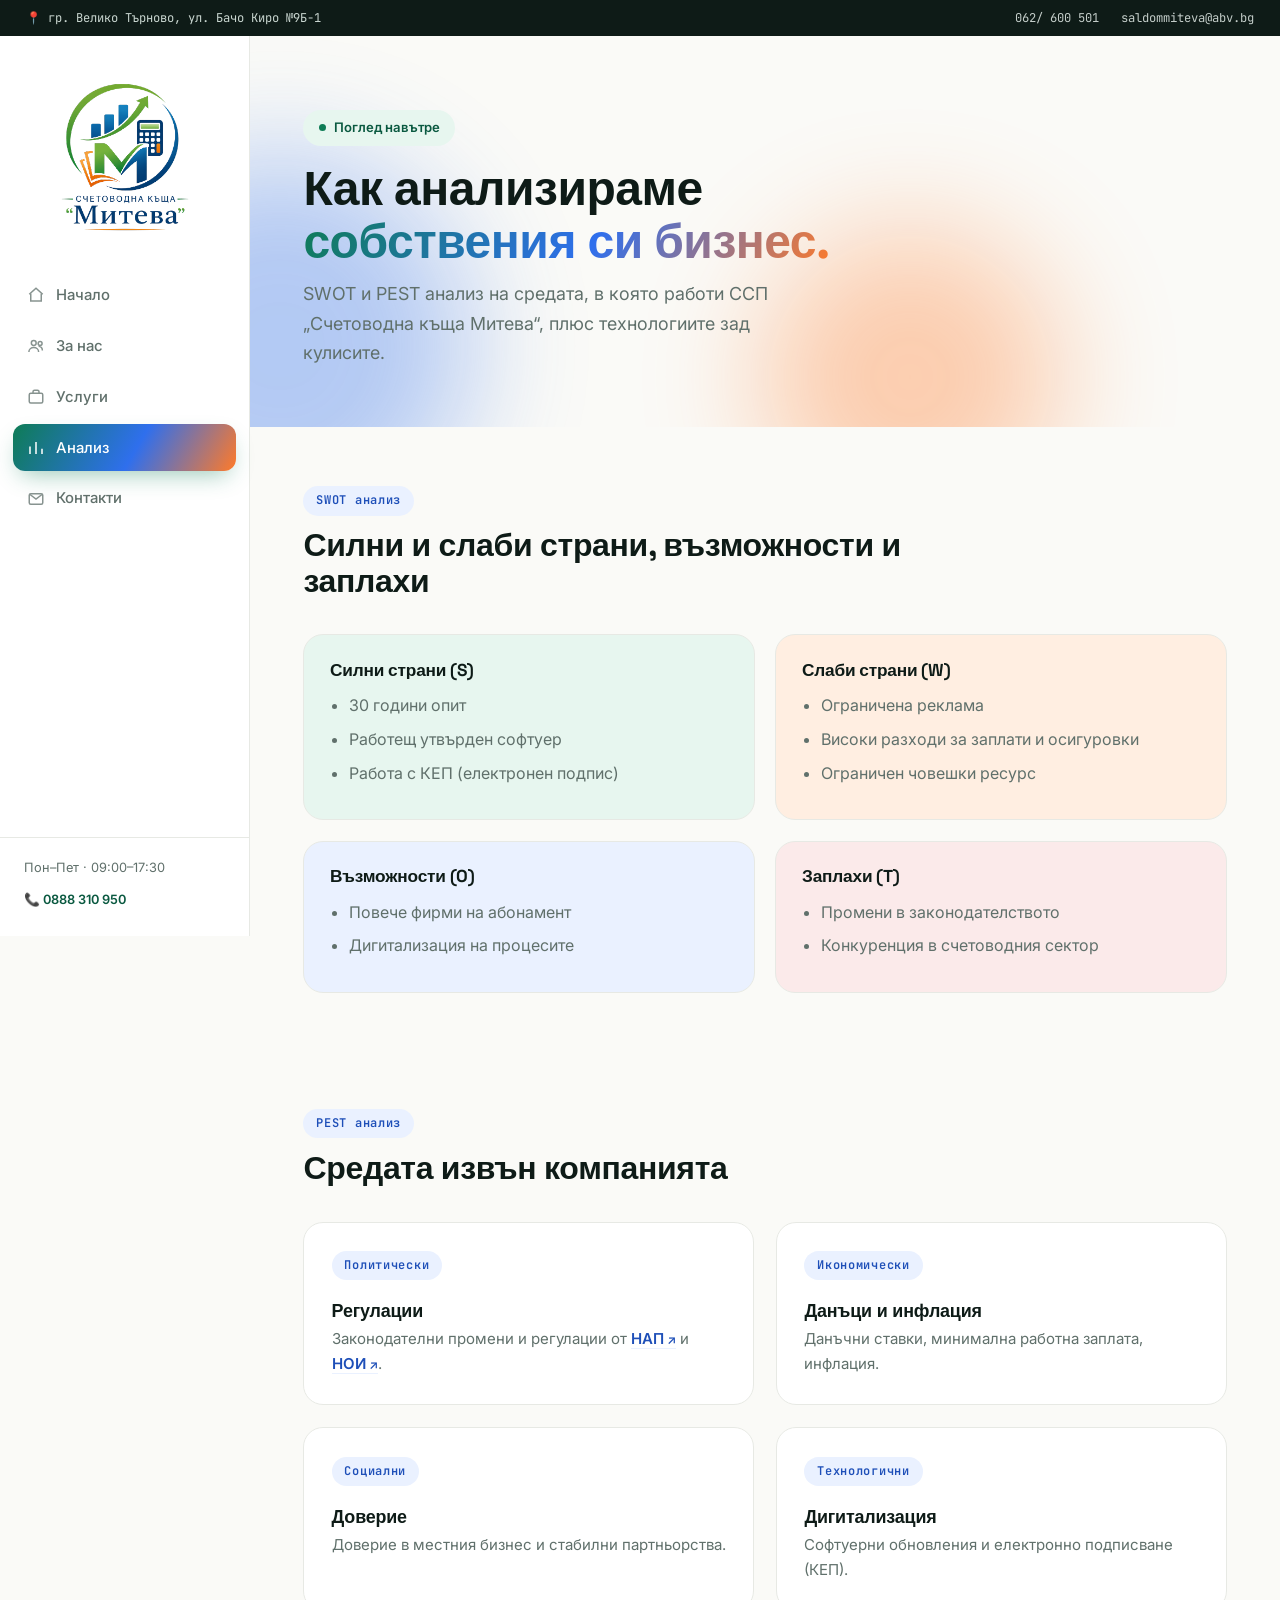
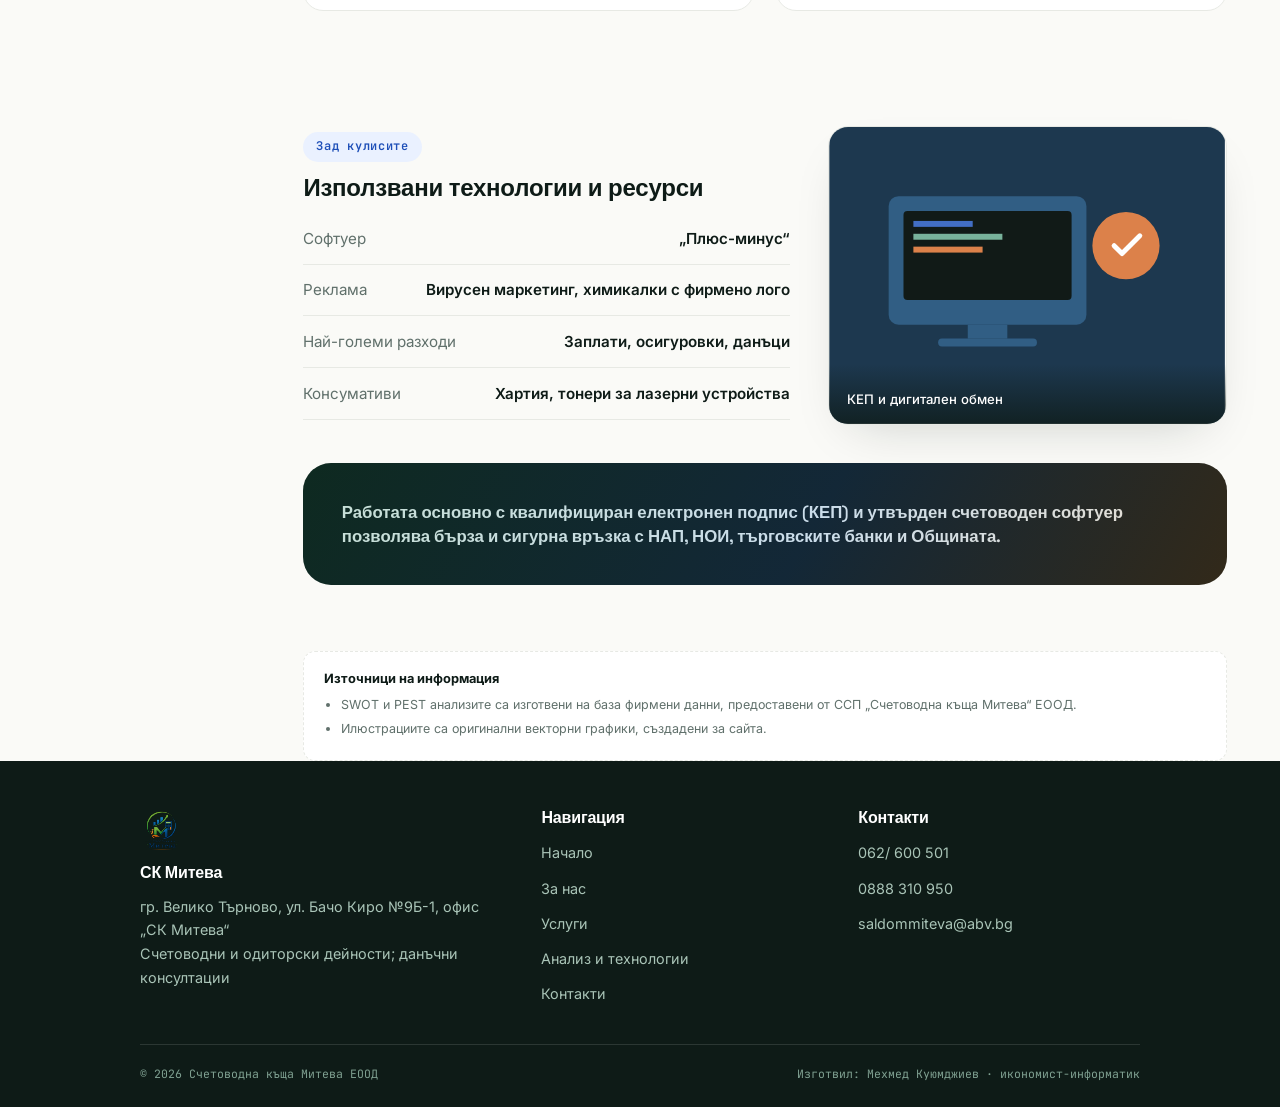
<file: analysis.html>
<!DOCTYPE html>
<html lang="bg">
<head>
<meta charset="UTF-8">
<meta name="viewport" content="width=device-width, initial-scale=1.0">
<title>Анализ и технологии — Счетоводна къща Митева</title>
<meta name="description" content="SWOT и PEST анализ на ССП „Счетоводна къща Митева“ ЕООД — силни страни, възможности, използвани технологии и ресурси във Велико Търново.">
<meta name="keywords" content="SWOT анализ счетоводна кантора, PEST анализ, счетоводен софтуер Плюс-минус, КЕП, дигитализация счетоводство">
<meta name="robots" content="index, follow">
<meta name="author" content="ССП „Счетоводна къща Митева“ ЕООД">
<link rel="canonical" href="https://www.skmiteva.bg/analysis.html">
<meta property="og:type" content="website">
<meta property="og:site_name" content="Счетоводна къща Митева">
<meta property="og:title" content="Анализ и технологии — Счетоводна къща Митева">
<meta property="og:description" content="SWOT и PEST анализ, използвани технологии и ресурси в работата на счетоводната къща.">
<meta property="og:image" content="https://www.skmiteva.bg/logo.svg">
<meta property="og:url" content="https://www.skmiteva.bg/analysis.html">
<meta property="og:locale" content="bg_BG">
<link rel="icon" type="image/svg+xml" href="logo.svg">
<link rel="preconnect" href="https://fonts.googleapis.com">
<link rel="preconnect" href="https://fonts.gstatic.com" crossorigin>
<link href="https://fonts.googleapis.com/css2?family=Space+Grotesk:wght@500;600;700&family=Inter:wght@400;500;600;700&family=JetBrains+Mono:wght@400;500;600&display=swap" rel="stylesheet">
<link rel="stylesheet" href="style.css">
</head>
<body>

<div class="top-banner">
  <div class="tb-left"><span>📍 гр. Велико Търново, ул. Бачо Киро №9Б-1</span></div>
  <div class="tb-right">
    <a href="tel:062600501">062/ 600 501</a>
    <a href="mailto:saldommiteva@abv.bg">saldommiteva@abv.bg</a>
  </div>
</div>

<div class="page-wrap">
  <aside class="sidebar">
    <div class="logo-real"><img src="logo.svg" alt="Лого на ССП Счетоводна къща Митева ЕООД" width="170" height="170"></div>
    <ul class="nav-menu">
      <li><a href="index.html"><svg width="18" height="18" viewBox="0 0 24 24" fill="none" stroke="currentColor" stroke-width="2"><path d="M3 11l9-8 9 8"/><path d="M5 10v10h14V10"/></svg><span class="label">Начало</span></a></li>
      <li><a href="about.html"><svg width="18" height="18" viewBox="0 0 24 24" fill="none" stroke="currentColor" stroke-width="2"><circle cx="9" cy="8" r="3.2"/><path d="M2.5 20c0-3.6 3-6 6.5-6s6.5 2.4 6.5 6"/><circle cx="17.5" cy="8.5" r="2.6"/><path d="M15.5 12.5c2.9.2 5 2.3 5 5.5"/></svg><span class="label">За нас</span></a></li>
      <li><a href="services.html"><svg width="18" height="18" viewBox="0 0 24 24" fill="none" stroke="currentColor" stroke-width="2"><rect x="3" y="7" width="18" height="13" rx="2"/><path d="M8 7V5a2 2 0 0 1 2-2h4a2 2 0 0 1 2 2v2"/></svg><span class="label">Услуги</span></a></li>
      <li><a href="analysis.html"><svg width="18" height="18" viewBox="0 0 24 24" fill="none" stroke="currentColor" stroke-width="2"><path d="M4 20V10M12 20V4M20 20v-7"/></svg><span class="label">Анализ</span></a></li>
      <li><a href="contacts.html"><svg width="18" height="18" viewBox="0 0 24 24" fill="none" stroke="currentColor" stroke-width="2"><rect x="3" y="5" width="18" height="14" rx="2"/><path d="m4 6 8 6 8-6"/></svg><span class="label">Контакти</span></a></li>
    </ul>
    <div class="sidebar-foot">Пон–Пет · 09:00–17:30<a class="call-btn" href="tel:0888310950">📞 0888 310 950</a></div>
  </aside>

  <main class="main">

    <section class="hero" style="padding-bottom:2.6rem;">
      <div class="blob-field"><div class="blob b2"></div><div class="blob b3"></div></div>
      <div class="container">
        <span class="badge reveal in-view"><span class="dot"></span>Поглед навътре</span>
        <h1 class="reveal in-view" style="transition-delay:.05s; max-width:20ch;">Как анализираме <span class="grad-text">собствения си бизнес.</span></h1>
        <p class="lede reveal in-view" style="transition-delay:.12s">
          SWOT и PEST анализ на средата, в която работи ССП
          „Счетоводна къща Митева“, плюс технологиите зад кулисите.
        </p>
      </div>
    </section>

    <section>
      <div class="container">
        <div class="section-head reveal">
          <span class="eyebrow-tag">SWOT анализ</span>
          <h2>Силни и слаби страни, възможности и заплахи</h2>
        </div>
        <div class="matrix reveal">
          <div class="box s"><h3>Силни страни (S)</h3><ul><li>30 години опит</li><li>Работещ утвърден софтуер</li><li>Работа с КЕП (електронен подпис)</li></ul></div>
          <div class="box w"><h3>Слаби страни (W)</h3><ul><li>Ограничена реклама</li><li>Високи разходи за заплати и осигуровки</li><li>Ограничен човешки ресурс</li></ul></div>
          <div class="box o"><h3>Възможности (O)</h3><ul><li>Повече фирми на абонамент</li><li>Дигитализация на процесите</li></ul></div>
          <div class="box t"><h3>Заплахи (T)</h3><ul><li>Промени в законодателството</li><li>Конкуренция в счетоводния сектор</li></ul></div>
        </div>
      </div>
    </section>

    <section>
      <div class="container">
        <div class="section-head reveal">
          <span class="eyebrow-tag">PEST анализ</span>
          <h2>Средата извън компанията</h2>
        </div>
        <div class="grid grid-2">
          <div class="card reveal"><span class="eyebrow-tag">Политически</span><h3 style="margin-top:.5rem;">Регулации</h3><p>Законодателни промени и регулации от <a href="https://nap.bg" target="_blank" rel="noopener" class="ext-link">НАП</a> и <a href="https://nssi.bg" target="_blank" rel="noopener" class="ext-link">НОИ</a>.</p></div>
          <div class="card accent-orange reveal" style="transition-delay:.06s"><span class="eyebrow-tag">Икономически</span><h3 style="margin-top:.5rem;">Данъци и инфлация</h3><p>Данъчни ставки, минимална работна заплата, инфлация.</p></div>
          <div class="card accent-blue reveal" style="transition-delay:.12s"><span class="eyebrow-tag">Социални</span><h3 style="margin-top:.5rem;">Доверие</h3><p>Доверие в местния бизнес и стабилни партньорства.</p></div>
          <div class="card reveal" style="transition-delay:.18s"><span class="eyebrow-tag">Технологични</span><h3 style="margin-top:.5rem;">Дигитализация</h3><p>Софтуерни обновления и електронно подписване (КЕП).</p></div>
        </div>
      </div>
    </section>

    <!-- ТЕХНОЛОГИИ - параграф с картинка -->
    <section>
      <div class="container">
        <div class="float-block reverse reveal">
          <div class="float-media">
            <div class="img-frame">
              <svg viewBox="0 0 400 300" xmlns="http://www.w3.org/2000/svg">
                <rect width="400" height="300" fill="#123A5C"/>
                <rect x="60" y="70" width="200" height="130" rx="10" fill="#1F6199"/>
                <rect x="75" y="85" width="170" height="90" rx="4" fill="#0E1B17"/>
                <rect x="85" y="95" width="60" height="6" fill="#2F6FED"/>
                <rect x="85" y="108" width="90" height="6" fill="#63B996"/>
                <rect x="85" y="121" width="70" height="6" fill="#FF7A29"/>
                <rect x="140" y="200" width="40" height="14" fill="#1F6199"/>
                <rect x="110" y="214" width="100" height="8" rx="4" fill="#1F6199"/>
                <circle cx="300" cy="120" r="34" fill="#FF7A29"/>
                <path d="M288 120 l8 8 18 -18" fill="none" stroke="#fff" stroke-width="5" stroke-linecap="round" stroke-linejoin="round"/>
              </svg>
              <span class="cap">КЕП и дигитален обмен</span>
            </div>
          </div>
          <div class="float-text">
            <span class="eyebrow-tag">Зад кулисите</span>
            <h2>Използвани технологии и ресурси</h2>
            <ul class="fact-list">
              <li><span>Софтуер</span><span>„Плюс-минус“</span></li>
              <li><span>Реклама</span><span>Вирусен маркетинг, химикалки с фирмено лого</span></li>
              <li><span>Най-големи разходи</span><span>Заплати, осигуровки, данъци</span></li>
              <li><span>Консумативи</span><span>Хартия, тонери за лазерни устройства</span></li>
            </ul>
          </div>
        </div>
        <div class="quote-box reveal" style="font-size:1.05rem;">
          <span>Работата основно с квалифициран електронен подпис (КЕП) и
          утвърден счетоводен софтуер позволява бърза и сигурна връзка
          с НАП, НОИ, търговските банки и Общината.</span>
        </div>
      </div>
    </section>

    <div class="container">
      <div class="sources reveal">
        <strong>Източници на информация</strong>
        <ul>
          <li>SWOT и PEST анализите са изготвени на база фирмени данни, предоставени от ССП „Счетоводна къща Митева“ ЕООД.</li>
          <li>Илюстрациите са оригинални векторни графики, създадени за сайта.</li>
        </ul>
      </div>
    </div>

  </main>
</div>

<footer class="bottom-banner">
  <div class="footer-grid">
    <div>
      <img src="logo.svg" alt="Лого СК Митева" class="footer-logo">
      <h4>СК Митева</h4>
      <p>гр. Велико Търново, ул. Бачо Киро №9Б-1, офис „СК Митева“<br>Счетоводни и одиторски дейности; данъчни консултации</p>
    </div>
    <div>
      <h4>Навигация</h4>
      <ul><li><a href="index.html">Начало</a></li><li><a href="about.html">За нас</a></li><li><a href="services.html">Услуги</a></li><li><a href="analysis.html">Анализ и технологии</a></li><li><a href="contacts.html">Контакти</a></li></ul>
    </div>
    <div>
      <h4>Контакти</h4>
      <ul><li><a href="tel:062600501">062/ 600 501</a></li><li><a href="tel:0888310950">0888 310 950</a></li><li><a href="mailto:saldommiteva@abv.bg">saldommiteva@abv.bg</a></li></ul>
    </div>
  </div>
  <div class="footer-bottom">
    <span>© 2026 Счетоводна къща Митева ЕООД</span>
     <span>  <a href="https://sites.google.com/view/kuyumdzhiev-designs-eu/%D0%B7%D0%B0-%D0%BC%D0%B5%D0%BD?authuser=0">Изготвил: Мехмед Куюмджиев · икономист-информатик</a></span>
  </div>
</footer>

<script src="script.js"></script>
</body>
</html>
</file>
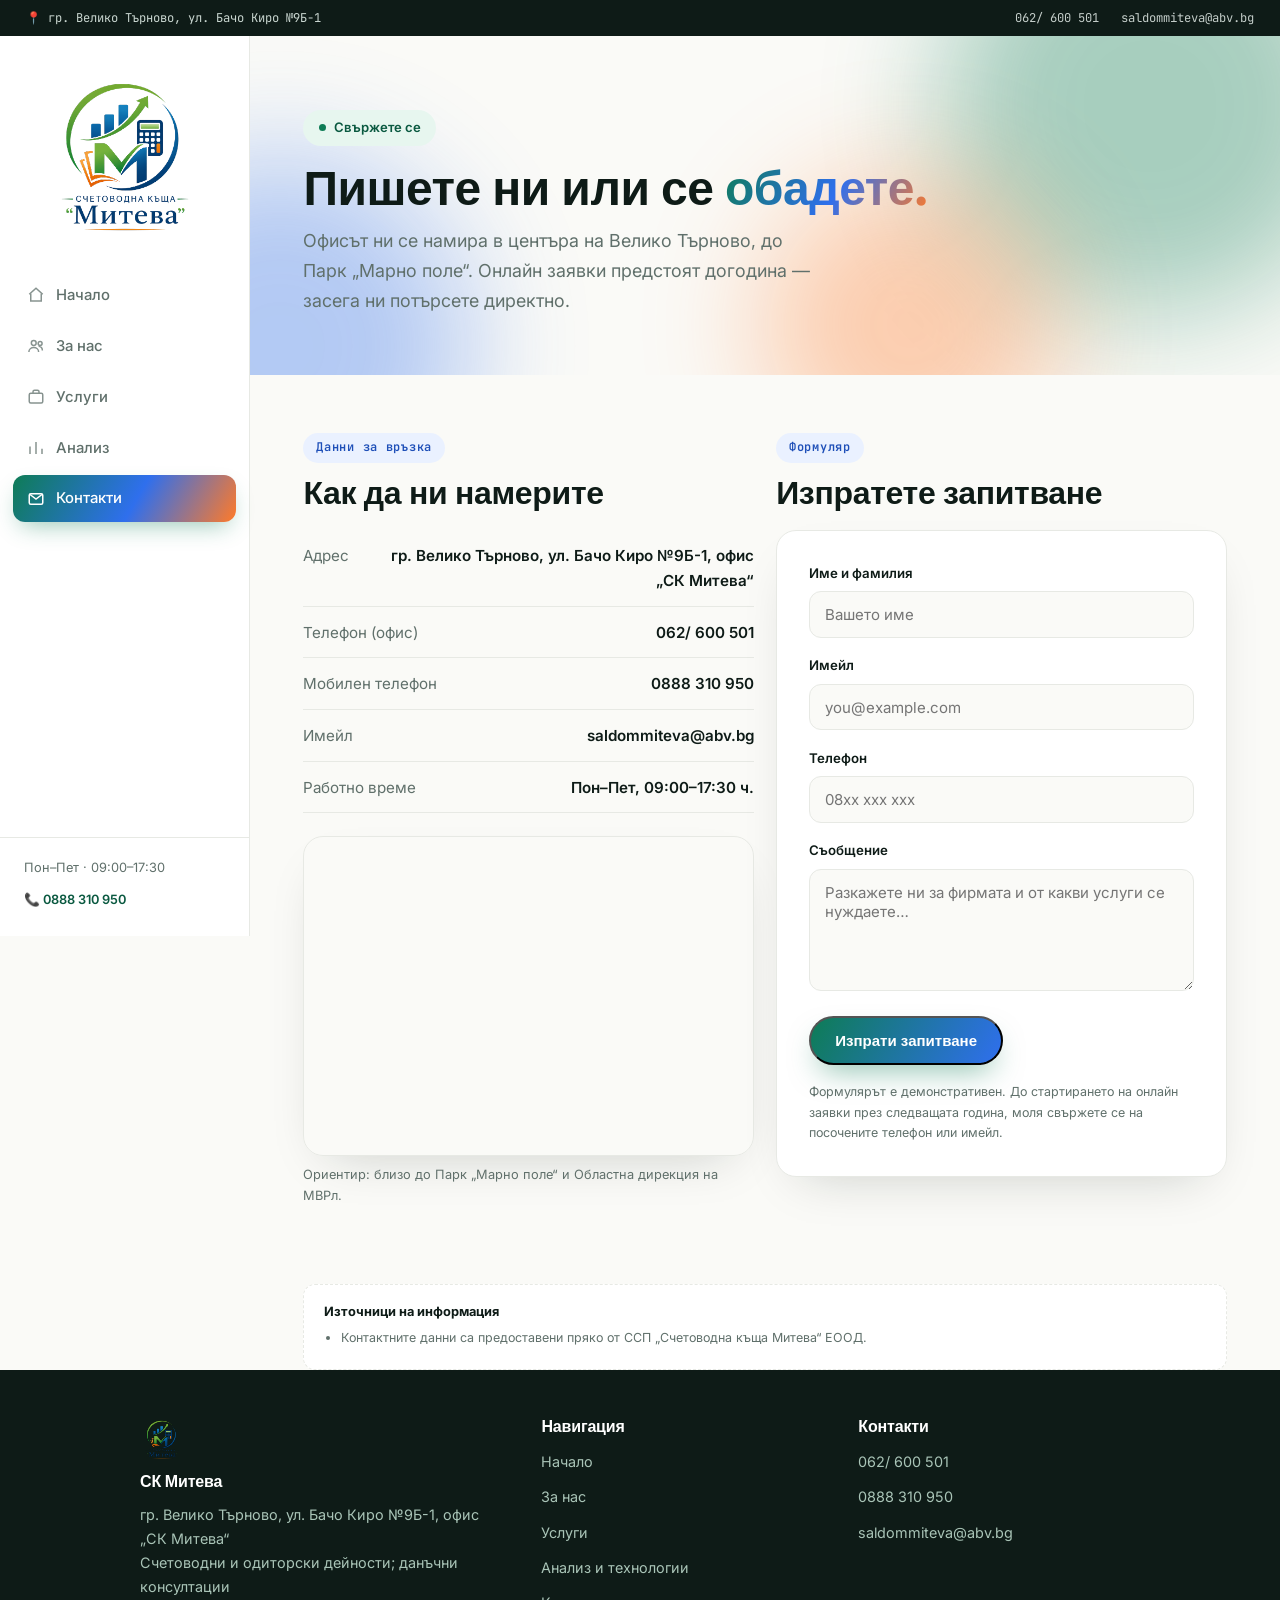
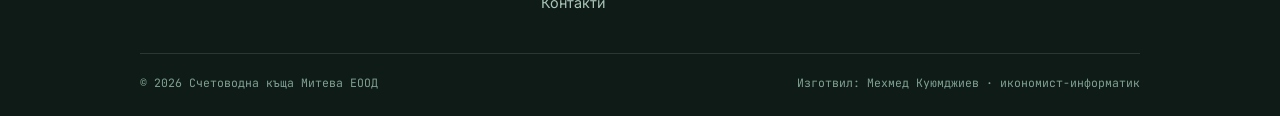
<file: contacts.html>
<!DOCTYPE html>
<html lang="bg">
<head>
<meta charset="UTF-8">
<meta name="viewport" content="width=device-width, initial-scale=1.0">
<title>Контакти — Счетоводна къща Митева, Велико Търново</title>
<meta name="description" content="Свържете се със ССП „Счетоводна къща Митева“ ЕООД — гр. Велико Търново, ул. Бачо Киро №9Б-1. Телефон 062/ 600 501, 0888 310 950.">
<meta name="keywords" content="контакти счетоводна кантора Велико Търново, телефон счетоводител, СК Митева адрес">
<meta name="robots" content="index, follow">
<meta name="author" content="ССП „Счетоводна къща Митева“ ЕООД">
<link rel="canonical" href="https://www.skmiteva.bg/contacts.html">
<meta property="og:type" content="website">
<meta property="og:site_name" content="Счетоводна къща Митева">
<meta property="og:title" content="Контакти — Счетоводна къща Митева">
<meta property="og:description" content="Адрес, телефони и имейл за връзка с офиса ни във Велико Търново.">
<meta property="og:image" content="https://www.skmiteva.bg/logo.svg">
<meta property="og:url" content="https://www.skmiteva.bg/contacts.html">
<meta property="og:locale" content="bg_BG">
<link rel="icon" type="image/svg+xml" href="logo.svg">
<link rel="preconnect" href="https://fonts.googleapis.com">
<link rel="preconnect" href="https://fonts.gstatic.com" crossorigin>
<link href="https://fonts.googleapis.com/css2?family=Space+Grotesk:wght@500;600;700&family=Inter:wght@400;500;600;700&family=JetBrains+Mono:wght@400;500;600&display=swap" rel="stylesheet">
<link rel="stylesheet" href="style.css">
<script type="application/ld+json">
{
  "@context": "https://schema.org",
  "@type": "AccountingService",
  "name": "ССП „Счетоводна къща Митева“ ЕООД",
  "image": "https://www.skmiteva.bg/logo.svg",
  "url": "https://www.skmiteva.bg/contacts.html",
  "telephone": "+359888310950",
  "email": "saldommiteva@abv.bg",
  "address": {
    "@type": "PostalAddress",
    "streetAddress": "ул. Бачо Киро №9Б-1",
    "addressLocality": "Велико Търново",
    "addressCountry": "BG"
  },
  "geo": { "@type": "GeoCoordinates", "latitude": 43.084, "longitude": 25.637 },
  "openingHoursSpecification": {
    "@type": "OpeningHoursSpecification",
    "dayOfWeek": ["Monday","Tuesday","Wednesday","Thursday","Friday"],
    "opens": "09:00",
    "closes": "17:30"
  }
}
</script>
</head>
<body>

<div class="top-banner">
  <div class="tb-left"><span>📍 гр. Велико Търново, ул. Бачо Киро №9Б-1</span></div>
  <div class="tb-right">
    <a href="tel:062600501">062/ 600 501</a>
    <a href="mailto:saldommiteva@abv.bg">saldommiteva@abv.bg</a>
  </div>
</div>

<div class="page-wrap">
  <aside class="sidebar">
    <div class="logo-real"><img src="logo.svg" alt="Лого на ССП Счетоводна къща Митева ЕООД" width="170" height="170"></div>
    <ul class="nav-menu">
      <li><a href="index.html"><svg width="18" height="18" viewBox="0 0 24 24" fill="none" stroke="currentColor" stroke-width="2"><path d="M3 11l9-8 9 8"/><path d="M5 10v10h14V10"/></svg><span class="label">Начало</span></a></li>
      <li><a href="about.html"><svg width="18" height="18" viewBox="0 0 24 24" fill="none" stroke="currentColor" stroke-width="2"><circle cx="9" cy="8" r="3.2"/><path d="M2.5 20c0-3.6 3-6 6.5-6s6.5 2.4 6.5 6"/><circle cx="17.5" cy="8.5" r="2.6"/><path d="M15.5 12.5c2.9.2 5 2.3 5 5.5"/></svg><span class="label">За нас</span></a></li>
      <li><a href="services.html"><svg width="18" height="18" viewBox="0 0 24 24" fill="none" stroke="currentColor" stroke-width="2"><rect x="3" y="7" width="18" height="13" rx="2"/><path d="M8 7V5a2 2 0 0 1 2-2h4a2 2 0 0 1 2 2v2"/></svg><span class="label">Услуги</span></a></li>
      <li><a href="analysis.html"><svg width="18" height="18" viewBox="0 0 24 24" fill="none" stroke="currentColor" stroke-width="2"><path d="M4 20V10M12 20V4M20 20v-7"/></svg><span class="label">Анализ</span></a></li>
      <li><a href="contacts.html"><svg width="18" height="18" viewBox="0 0 24 24" fill="none" stroke="currentColor" stroke-width="2"><rect x="3" y="5" width="18" height="14" rx="2"/><path d="m4 6 8 6 8-6"/></svg><span class="label">Контакти</span></a></li>
    </ul>
    <div class="sidebar-foot">Пон–Пет · 09:00–17:30<a class="call-btn" href="tel:0888310950">📞 0888 310 950</a></div>
  </aside>

  <main class="main">

    <section class="hero" style="padding-bottom:2.6rem;">
      <div class="blob-field"><div class="blob b1"></div><div class="blob b2"></div><div class="blob b3"></div></div>
      <div class="container">
        <span class="badge reveal in-view"><span class="dot"></span>Свържете се</span>
        <h1 class="reveal in-view" style="transition-delay:.05s;">Пишете ни или се <span class="grad-text">обадете.</span></h1>
        <p class="lede reveal in-view" style="transition-delay:.12s">
          Офисът ни се намира в центъра на Велико Търново, до
          Парк „Марно поле“. Онлайн заявки предстоят догодина —
          засега ни потърсете директно.
        </p>
      </div>
    </section>

    <section>
      <div class="container">
        <div class="grid grid-2">

          <div class="reveal">
            <div class="section-head" style="margin-bottom:1.2rem;">
              <span class="eyebrow-tag">Данни за връзка</span>
              <h2>Как да ни намерите</h2>
            </div>
            <ul class="fact-list">
              <li><span>Адрес</span><span>гр. Велико Търново, ул. Бачо Киро №9Б-1, офис „СК Митева“</span></li>
              <li><span>Телефон (офис)</span><span><a href="tel:062600501">062/ 600 501</a></span></li>
              <li><span>Мобилен телефон</span><span><a href="tel:0888310950">0888 310 950</a></span></li>
              <li><span>Имейл</span><span><a href="mailto:saldommiteva@abv.bg">saldommiteva@abv.bg</a></span></li>
              <li><span>Работно време</span><span>Пон–Пет, 09:00–17:30 ч.</span></li>
            </ul>

            <div class="map-frame" style="margin-top:1.4rem;">
           <iframe src="https://www.google.com/maps/embed?pb=!1m18!1m12!1m3!1d728.565625869613!2d25.631309069603887!3d43.077976277772386!2m3!1f0!2f0!3f0!3m2!1i1024!2i768!4f13.1!3m3!1m2!1s0x40a926112c1e04d1%3A0xd4ed1955574608de!2z0JLQtdC70LjQutC-INCi0YrRgNC90L7QstC-INCm0LXQvdGC0YrRgCwg0YPQuy4g4oCe0JHQsNGH0L4g0JrQuNGA0L7igJwgOdCxLCA1MDAwINCS0LXQu9C40LrQviDQotGK0YDQvdC-0LLQvg!5e0!3m2!1sbg!2sbg!4v1783514638544!5m2!1sbg!2sbg" width="600" height="450" style="border:0;" allowfullscreen="" loading="lazy" referrerpolicy="strict-origin-when-cross-origin"></iframe>
            </div>
            <p style="font-size:.8rem; margin-top:.5rem; color:var(--ink-soft);">
              Ориентир: близо до Парк „Марно поле“ и Областна дирекция на МВРл.
            </p>
          </div>

          <div class="reveal" style="transition-delay:.08s">
            <div class="section-head" style="margin-bottom:1.2rem;">
              <span class="eyebrow-tag">Формуляр</span>
              <h2>Изпратете запитване</h2>
            </div>
            <form class="contact-form" onsubmit="return false;">
              <div>
                <label for="name">Име и фамилия</label>
                <input type="text" id="name" name="name" placeholder="Вашето име" required>
              </div>
              <div>
                <label for="email">Имейл</label>
                <input type="email" id="email" name="email" placeholder="you@example.com" required>
              </div>
              <div>
                <label for="phone">Телефон</label>
                <input type="tel" id="phone" name="phone" placeholder="08xx xxx xxx">
              </div>
              <div>
                <label for="msg">Съобщение</label>
                <textarea id="msg" name="msg" rows="5" placeholder="Разкажете ни за фирмата и от какви услуги се нуждаете…" required></textarea>
              </div>
              <button type="submit" class="btn btn-primary" style="justify-self:start;">Изпрати запитване</button>
              <p style="font-size:.78rem; color:var(--ink-soft); margin:0;">
                Формулярът е демонстративен. До стартирането на онлайн заявки
                през следващата година, моля свържете се на посочените телефон
                или имейл.
              </p>
            </form>
          </div>

        </div>
      </div>
    </section>

    <div class="container">
      <div class="sources reveal">
        <strong>Източници на информация</strong>
        <ul>
          <li>Контактните данни са предоставени пряко от ССП „Счетоводна къща Митева“ ЕООД.</li>
        </ul>
      </div>
    </div>

  </main>
</div>

<footer class="bottom-banner">
  <div class="footer-grid">
    <div>
      <img src="logo.svg" alt="Лого СК Митева" class="footer-logo">
      <h4>СК Митева</h4>
      <p>гр. Велико Търново, ул. Бачо Киро №9Б-1, офис „СК Митева“<br>Счетоводни и одиторски дейности; данъчни консултации</p>
    </div>
    <div>
      <h4>Навигация</h4>
      <ul><li><a href="index.html">Начало</a></li><li><a href="about.html">За нас</a></li><li><a href="services.html">Услуги</a></li><li><a href="analysis.html">Анализ и технологии</a></li><li><a href="contacts.html">Контакти</a></li></ul>
    </div>
    <div>
      <h4>Контакти</h4>
      <ul><li><a href="tel:062600501">062/ 600 501</a></li><li><a href="tel:0888310950">0888 310 950</a></li><li><a href="mailto:saldommiteva@abv.bg">saldommiteva@abv.bg</a></li></ul>
    </div>
  </div>
  <div class="footer-bottom">
    <span>© 2026 Счетоводна къща Митева ЕООД</span>
     <span>  <a href="https://sites.google.com/view/kuyumdzhiev-designs-eu/%D0%B7%D0%B0-%D0%BC%D0%B5%D0%BD?authuser=0">Изготвил: Мехмед Куюмджиев · икономист-информатик</a></span>
  </div>
</footer>

<script src="script.js"></script>
</body>
</html>
</file>
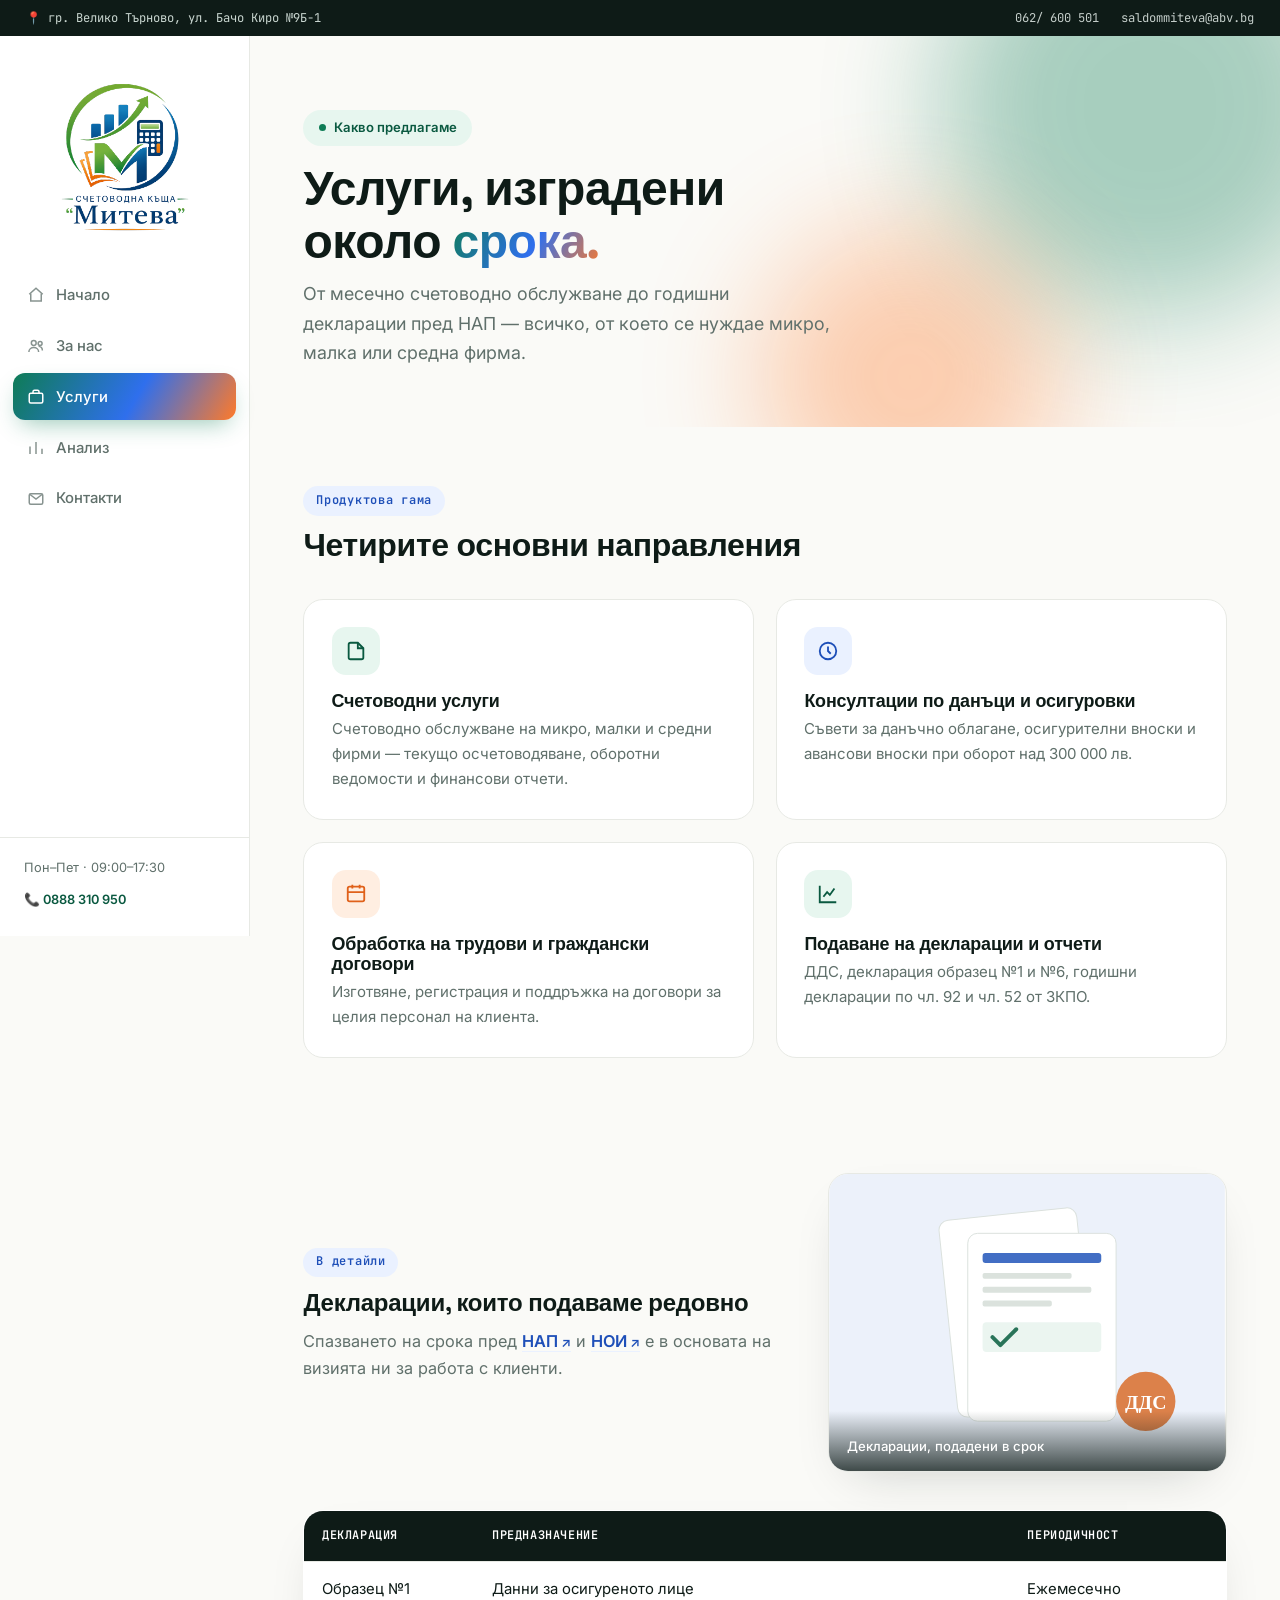
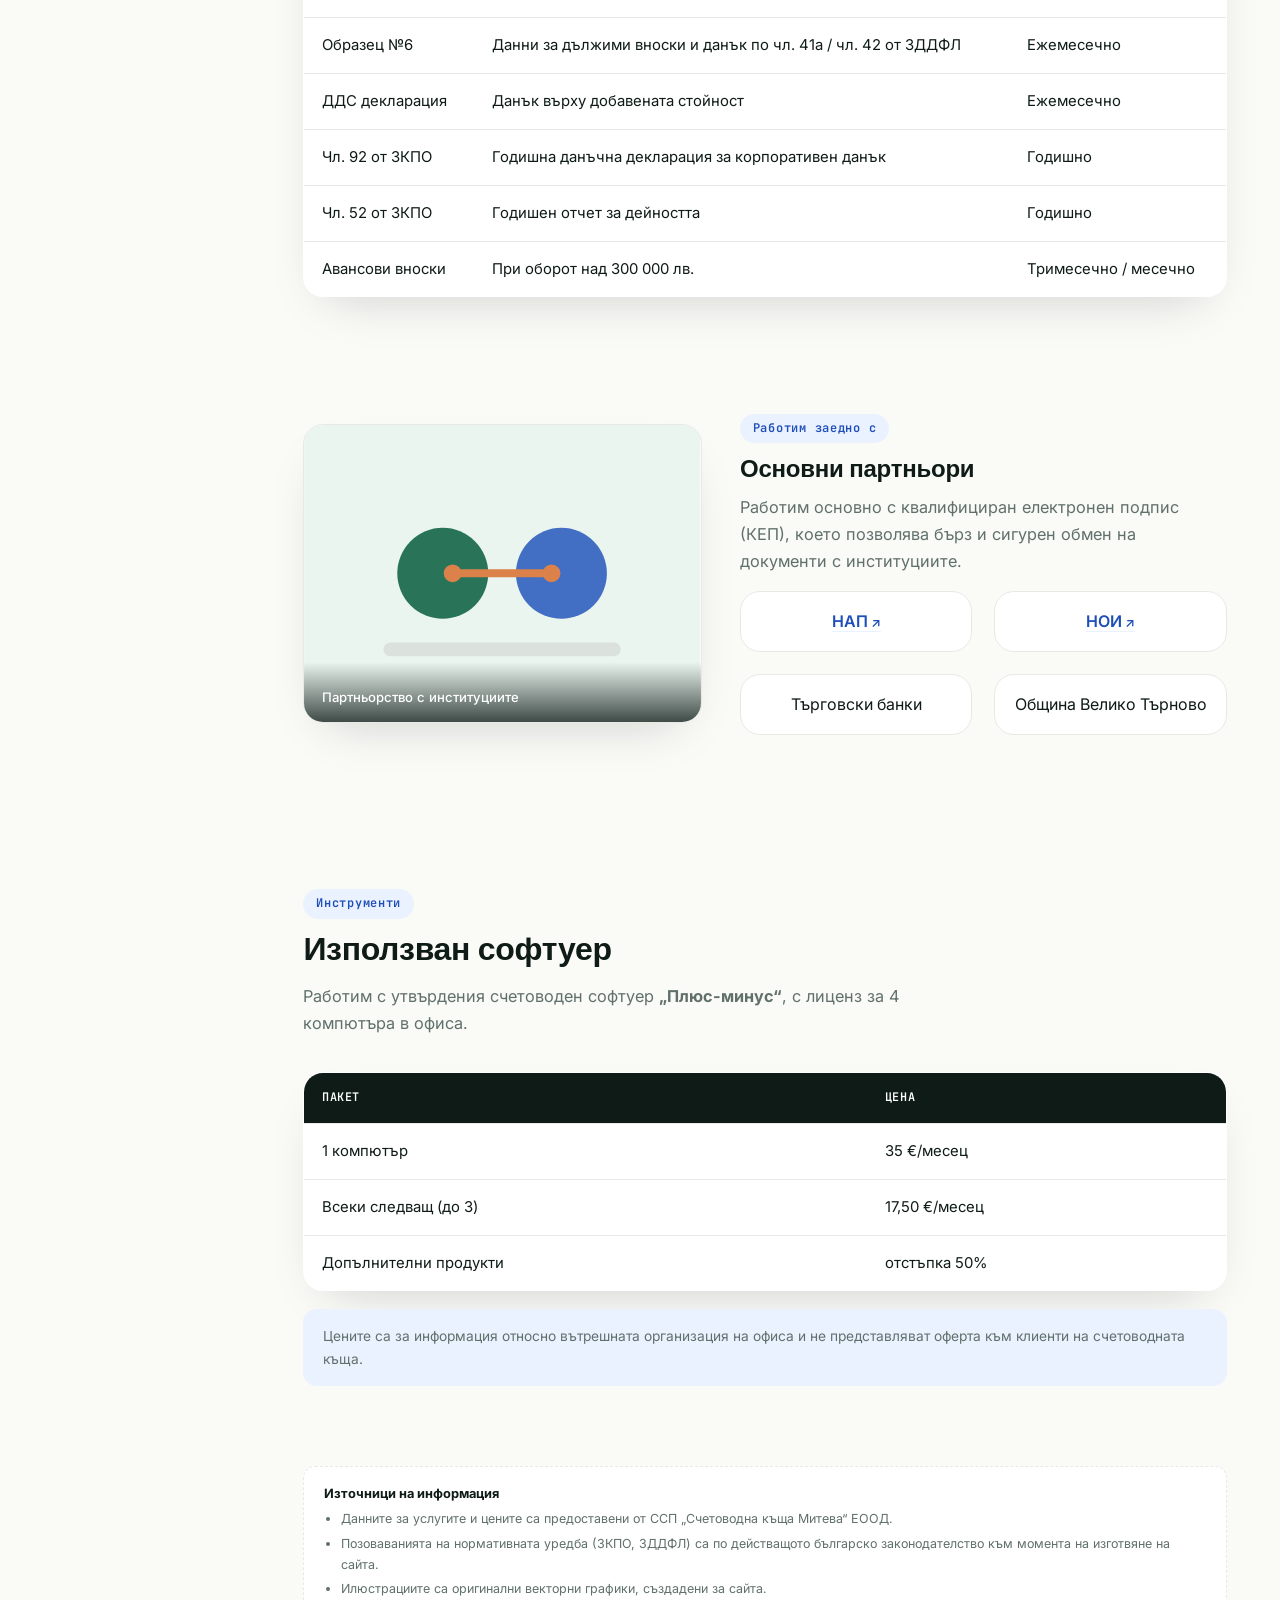
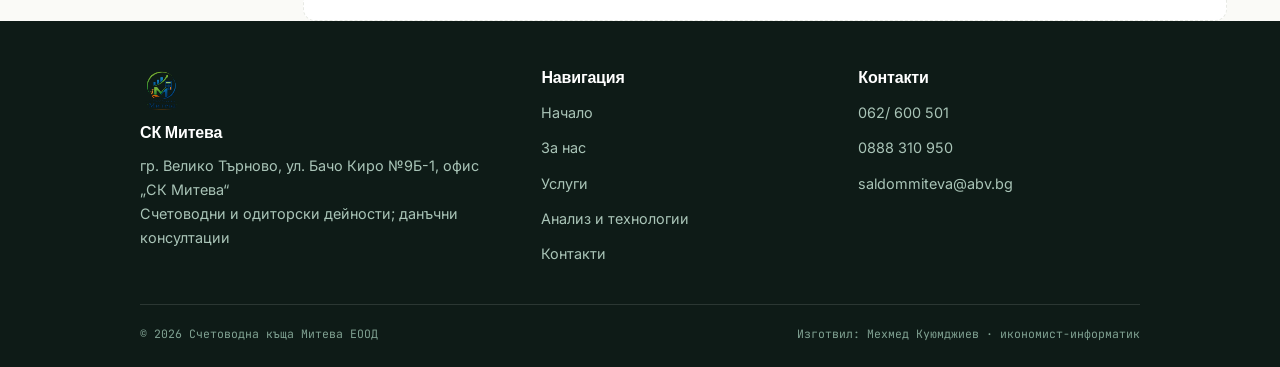
<file: services.html>
<!DOCTYPE html>
<html lang="bg">
<head>
<meta charset="UTF-8">
<meta name="viewport" content="width=device-width, initial-scale=1.0">
   <meta name="description" content="СК Митева – счетоводни услуги, счетоводство, ТРЗ, данъчни консултации и фирмено обслужване.">
    <meta property="og:site_name" content="СК Митева">
    <script type="application/ld+json">
{
  "@context":"https://schema.org",
  "@type":"WebSite",
  "name":"СК Митева",
  "alternateName":"Счетоводна къща Митева",
  "url":"https://saldommiteva.github.io/site.github.io/"
}
</script>
<title>Услуги — Счетоводна къща Митева</title>
<meta name="description" content="Счетоводни услуги от СК Митева: месечно счетоводство, ДДС и декларации образец №1 и №6, ТРЗ, трудови договори и данъчни консултации във Велико Търново.">
<meta name="keywords" content="счетоводни услуги, ДДС декларация, ТРЗ, трудови договори, данъчни консултации, декларация образец 1, декларация образец 6, ЗКПО">
<meta name="robots" content="index, follow">
<meta name="author" content="ССП „Счетоводна къща Митева“ ЕООД">
<link rel="canonical" href="https://saldommiteva.github.io/site.github.io/index.html">
<meta property="og:type" content="website">
<meta property="og:site_name" content="Счетоводна къща Митева">
<meta property="og:title" content="Услуги — Счетоводна къща Митева">
<meta property="og:description" content="Счетоводно обслужване, декларации, ТРЗ и данъчни консултации за фирми във Велико Търново.">
<meta property="og:image" content="https://www.skmiteva.bg/logo.svg">
<meta property="og:url" content="https://saldommiteva.github.io/site.github.io/index.html">
<meta property="og:locale" content="bg_BG">
<link rel="icon" type="image/svg+xml" href="logo.svg">
<link rel="preconnect" href="https://fonts.googleapis.com">
<link rel="preconnect" href="https://fonts.gstatic.com" crossorigin>
<link href="https://fonts.googleapis.com/css2?family=Space+Grotesk:wght@500;600;700&family=Inter:wght@400;500;600;700&family=JetBrains+Mono:wght@400;500;600&display=swap" rel="stylesheet">
<link rel="stylesheet" href="style.css">
</head>
<body>

<div class="top-banner">
  <div class="tb-left"><span>📍 гр. Велико Търново, ул. Бачо Киро №9Б-1</span></div>
  <div class="tb-right">
    <a href="tel:062600501">062/ 600 501</a>
    <a href="mailto:saldommiteva@abv.bg">saldommiteva@abv.bg</a>
  </div>
</div>

<div class="page-wrap">
  <aside class="sidebar">
    <div class="logo-real"><img src="logo.svg" alt="Лого на ССП Счетоводна къща Митева ЕООД" width="170" height="170"></div>
    <ul class="nav-menu">
      <li><a href="index.html"><svg width="18" height="18" viewBox="0 0 24 24" fill="none" stroke="currentColor" stroke-width="2"><path d="M3 11l9-8 9 8"/><path d="M5 10v10h14V10"/></svg><span class="label">Начало</span></a></li>
      <li><a href="about.html"><svg width="18" height="18" viewBox="0 0 24 24" fill="none" stroke="currentColor" stroke-width="2"><circle cx="9" cy="8" r="3.2"/><path d="M2.5 20c0-3.6 3-6 6.5-6s6.5 2.4 6.5 6"/><circle cx="17.5" cy="8.5" r="2.6"/><path d="M15.5 12.5c2.9.2 5 2.3 5 5.5"/></svg><span class="label">За нас</span></a></li>
      <li><a href="services.html"><svg width="18" height="18" viewBox="0 0 24 24" fill="none" stroke="currentColor" stroke-width="2"><rect x="3" y="7" width="18" height="13" rx="2"/><path d="M8 7V5a2 2 0 0 1 2-2h4a2 2 0 0 1 2 2v2"/></svg><span class="label">Услуги</span></a></li>
      <li><a href="analysis.html"><svg width="18" height="18" viewBox="0 0 24 24" fill="none" stroke="currentColor" stroke-width="2"><path d="M4 20V10M12 20V4M20 20v-7"/></svg><span class="label">Анализ</span></a></li>
      <li><a href="contacts.html"><svg width="18" height="18" viewBox="0 0 24 24" fill="none" stroke="currentColor" stroke-width="2"><rect x="3" y="5" width="18" height="14" rx="2"/><path d="m4 6 8 6 8-6"/></svg><span class="label">Контакти</span></a></li>
    </ul>
    <div class="sidebar-foot">Пон–Пет · 09:00–17:30<a class="call-btn" href="tel:0888310950">📞 0888 310 950</a></div>
  </aside>

  <main class="main">

    <section class="hero" style="padding-bottom:2.6rem;">
      <div class="blob-field"><div class="blob b1"></div><div class="blob b3"></div></div>
      <div class="container">
        <span class="badge reveal in-view"><span class="dot"></span>Какво предлагаме</span>
        <h1 class="reveal in-view" style="transition-delay:.05s; max-width:18ch;">Услуги, изградени около <span class="grad-text">срока.</span></h1>
        <p class="lede reveal in-view" style="transition-delay:.12s">
          От месечно счетоводно обслужване до годишни декларации пред НАП —
          всичко, от което се нуждае микро, малка или средна фирма.
        </p>
      </div>
    </section>

    <section>
      <div class="container">
        <div class="section-head reveal">
          <span class="eyebrow-tag">Продуктова гама</span>
          <h2>Четирите основни направления</h2>
        </div>
        <div class="grid grid-2">
          <div class="card reveal">
            <div class="icon-wrap"><svg width="22" height="22" viewBox="0 0 24 24" fill="none" stroke="currentColor" stroke-width="2"><path d="M4 19V5a2 2 0 0 1 2-2h8l6 6v10a2 2 0 0 1-2 2H6a2 2 0 0 1-2-2Z"/><path d="M14 3v6h6"/></svg></div>
            <h3>Счетоводни услуги</h3>
            <p>Счетоводно обслужване на микро, малки и средни фирми —
               текущо осчетоводяване, оборотни ведомости и финансови отчети.</p>
          </div>
          <div class="card accent-blue reveal" style="transition-delay:.06s">
            <div class="icon-wrap"><svg width="22" height="22" viewBox="0 0 24 24" fill="none" stroke="currentColor" stroke-width="2"><circle cx="12" cy="12" r="9"/><path d="M12 7v5l3 3"/></svg></div>
            <h3>Консултации по данъци и осигуровки</h3>
            <p>Съвети за данъчно облагане, осигурителни вноски и авансови
               вноски при оборот над 300 000 лв.</p>
          </div>
          <div class="card accent-orange reveal" style="transition-delay:.12s">
            <div class="icon-wrap"><svg width="22" height="22" viewBox="0 0 24 24" fill="none" stroke="currentColor" stroke-width="2"><rect x="3" y="4" width="18" height="16" rx="2"/><path d="M8 2v4M16 2v4M3 10h18"/></svg></div>
            <h3>Обработка на трудови и граждански договори</h3>
            <p>Изготвяне, регистрация и поддръжка на договори за целия
               персонал на клиента.</p>
          </div>
          <div class="card reveal" style="transition-delay:.18s">
            <div class="icon-wrap"><svg width="22" height="22" viewBox="0 0 24 24" fill="none" stroke="currentColor" stroke-width="2"><path d="M3 3v18h18"/><path d="M7 15l4-5 3 3 5-7"/></svg></div>
            <h3>Подаване на декларации и отчети</h3>
            <p>ДДС, декларация образец №1 и №6, годишни декларации по
               чл. 92 и чл. 52 от ЗКПО.</p>
          </div>
        </div>
      </div>
    </section>

    <!-- ДЕКЛАРАЦИИ - параграф с картинка -->
    <section>
      <div class="container">
        <div class="float-block reverse reveal">
          <div class="float-media">
            <div class="img-frame">
              <svg viewBox="0 0 400 300" xmlns="http://www.w3.org/2000/svg">
                <rect width="400" height="300" fill="#EAF1FF"/>
                <rect x="120" y="40" width="140" height="200" rx="10" fill="#fff" stroke="#D9E2DC" transform="rotate(-6 190 140)"/>
                <rect x="140" y="60" width="150" height="190" rx="10" fill="#fff" stroke="#D9E2DC"/>
                <rect x="155" y="80" width="120" height="10" rx="3" fill="#2F6FED"/>
                <rect x="155" y="100" width="90" height="6" rx="2" fill="#D8E3DC"/>
                <rect x="155" y="114" width="110" height="6" rx="2" fill="#D8E3DC"/>
                <rect x="155" y="128" width="70" height="6" rx="2" fill="#D8E3DC"/>
                <rect x="155" y="150" width="120" height="30" rx="4" fill="#E7F6EF"/>
                <path d="M165 165 l8 8 16 -16" fill="none" stroke="#0E7C55" stroke-width="4" stroke-linecap="round" stroke-linejoin="round"/>
                <circle cx="320" cy="230" r="30" fill="#FF7A29"/>
                <text x="320" y="238" text-anchor="middle" font-family="Space Grotesk" font-weight="700" font-size="20" fill="#fff">ДДС</text>
              </svg>
              <span class="cap">Декларации, подадени в срок</span>
            </div>
          </div>
          <div class="float-text">
            <span class="eyebrow-tag">В детайли</span>
            <h2>Декларации, които подаваме редовно</h2>
            <p>Спазването на срока пред <a href="https://nap.bg" target="_blank" rel="noopener" class="ext-link">НАП</a> и
               <a href="https://nssi.bg" target="_blank" rel="noopener" class="ext-link">НОИ</a> е в основата на
               визията ни за работа с клиенти.</p>
          </div>
        </div>
        <table class="data reveal">
          <thead><tr><th>Декларация</th><th>Предназначение</th><th>Периодичност</th></tr></thead>
          <tbody>
            <tr><td>Образец №1</td><td>Данни за осигуреното лице</td><td>Ежемесечно</td></tr>
            <tr><td>Образец №6</td><td>Данни за дължими вноски и данък по чл. 41а / чл. 42 от ЗДДФЛ</td><td>Ежемесечно</td></tr>
            <tr><td>ДДС декларация</td><td>Данък върху добавената стойност</td><td>Ежемесечно</td></tr>
            <tr><td>Чл. 92 от ЗКПО</td><td>Годишна данъчна декларация за корпоративен данък</td><td>Годишно</td></tr>
            <tr><td>Чл. 52 от ЗКПО</td><td>Годишен отчет за дейността</td><td>Годишно</td></tr>
            <tr><td>Авансови вноски</td><td>При оборот над 300 000 лв.</td><td>Тримесечно / месечно</td></tr>
          </tbody>
        </table>
      </div>
    </section>

    <!-- ПАРТНЬОРИ -->
    <section>
      <div class="container">
        <div class="float-block reveal">
          <div class="float-media">
            <div class="img-frame">
              <svg viewBox="0 0 400 300" xmlns="http://www.w3.org/2000/svg">
                <rect width="400" height="300" fill="#E7F6EF"/>
                <circle cx="140" cy="150" r="46" fill="#0E7C55"/>
                <circle cx="260" cy="150" r="46" fill="#2F6FED"/>
                <path d="M150 150 h100" stroke="#FF7A29" stroke-width="8" stroke-linecap="round"/>
                <circle cx="150" cy="150" r="9" fill="#FF7A29"/>
                <circle cx="250" cy="150" r="9" fill="#FF7A29"/>
                <rect x="80" y="220" width="240" height="14" rx="7" fill="#D8E3DC"/>
              </svg>
              <span class="cap">Партньорство с институциите</span>
            </div>
          </div>
          <div class="float-text">
            <span class="eyebrow-tag">Работим заедно с</span>
            <h2>Основни партньори</h2>
            <p>Работим основно с квалифициран електронен подпис (КЕП), което
               позволява бърз и сигурен обмен на документи с институциите.</p>
            <div class="grid grid-2" style="margin-top:1rem;">
              <div class="card" style="text-align:center; padding:1rem;"><a href="https://nap.bg" target="_blank" rel="noopener" class="ext-link">НАП</a></div>
              <div class="card accent-blue" style="text-align:center; padding:1rem;"><a href="https://nssi.bg" target="_blank" rel="noopener" class="ext-link">НОИ</a></div>
              <div class="card accent-orange" style="text-align:center; padding:1rem;">Търговски банки</div>
              <div class="card" style="text-align:center; padding:1rem;">Община Велико Търново</div>
            </div>
          </div>
        </div>
      </div>
    </section>

    <section>
      <div class="container">
        <div class="section-head reveal">
          <span class="eyebrow-tag">Инструменти</span>
          <h2>Използван софтуер</h2>
          <p>Работим с утвърдения счетоводен софтуер <strong>„Плюс-минус“</strong>,
             с лиценз за 4 компютъра в офиса.</p>
        </div>
        <table class="data reveal">
          <thead><tr><th>Пакет</th><th>Цена</th></tr></thead>
          <tbody>
            <tr><td>1 компютър</td><td>35 €/месец</td></tr>
            <tr><td>Всеки следващ (до 3)</td><td>17,50 €/месец</td></tr>
            <tr><td>Допълнителни продукти</td><td>отстъпка 50%</td></tr>
          </tbody>
        </table>
        <p class="price-note reveal">Цените са за информация относно вътрешната организация на
          офиса и не представляват оферта към клиенти на счетоводната къща.</p>
      </div>
    </section>

    <div class="container">
      <div class="sources reveal">
        <strong>Източници на информация</strong>
        <ul>
          <li>Данните за услугите и цените са предоставени от ССП „Счетоводна къща Митева“ ЕООД.</li>
          <li>Позоваванията на нормативната уредба (ЗКПО, ЗДДФЛ) са по действащото българско законодателство към момента на изготвяне на сайта.</li>
          <li>Илюстрациите са оригинални векторни графики, създадени за сайта.</li>
        </ul>
      </div>
    </div>

  </main>
</div>

<footer class="bottom-banner">
  <div class="footer-grid">
    <div>
      <img src="logo.svg" alt="Лого СК Митева" class="footer-logo">
      <h4>СК Митева</h4>
      <p>гр. Велико Търново, ул. Бачо Киро №9Б-1, офис „СК Митева“<br>Счетоводни и одиторски дейности; данъчни консултации</p>
    </div>
    <div>
      <h4>Навигация</h4>
      <ul><li><a href="index.html">Начало</a></li><li><a href="about.html">За нас</a></li><li><a href="services.html">Услуги</a></li><li><a href="analysis.html">Анализ и технологии</a></li><li><a href="contacts.html">Контакти</a></li></ul>
    </div>
    <div>
      <h4>Контакти</h4>
      <ul><li><a href="tel:062600501">062/ 600 501</a></li><li><a href="tel:0888310950">0888 310 950</a></li><li><a href="mailto:saldommiteva@abv.bg">saldommiteva@abv.bg</a></li></ul>
    </div>
  </div>
  <div class="footer-bottom">
    <span>© 2026 Счетоводна къща Митева ЕООД</span>
    <span>  <a href="https://sites.google.com/view/kuyumdzhiev-designs-eu/%D0%B7%D0%B0-%D0%BC%D0%B5%D0%BD?authuser=0">Изготвил: Мехмед Куюмджиев · икономист-информатик</a></span>
  </div>
</footer>

<script src="script.js"></script>
</body>
</html>
</file>
<file: style.css>
/* =========================================================
   СЧЕТОВОДНА КЪЩА МИТЕВА — стилове v2
   Съвременен вид: светъл фон, стъклени повърхности,
   градиентни акценти зелено→синьо→оранжево, меки сенки.
   ========================================================= */

:root{
  --green:        #0E7C55;
  --green-dark:   #0A5940;
  --green-soft:   #E7F6EF;
  --blue:         #2F6FED;
  --blue-dark:    #1E4FB8;
  --blue-soft:    #EAF1FF;
  --orange:       #FF7A29;
  --orange-dark:  #E0611A;
  --orange-soft:  #FFEEE1;
  --red-soft:     #FBEAEA;
  --red:          #C94848;

  --bg:           #FAFAF7;
  --surface:      #FFFFFF;
  --ink:          #0E1B17;
  --ink-soft:     #60706B;
  --line:         #E7E9E4;
  --glass:        rgba(255,255,255,.55);

  --grad-main: linear-gradient(120deg, var(--green) 0%, var(--blue) 55%, var(--orange) 100%);

  --font-display: "Space Grotesk", "Segoe UI", sans-serif;
  --font-body: "Inter", "Segoe UI", sans-serif;
  --font-mono: "JetBrains Mono", monospace;

  --radius-sm: 12px;
  --radius: 20px;
  --radius-lg: 28px;
  --sidebar-w: 250px;
  --shadow-soft: 0 20px 50px -25px rgba(14,27,23,.22);
  --shadow-lift: 0 26px 60px -20px rgba(14,27,23,.28);
}

*{box-sizing:border-box;}
html{scroll-behavior:smooth;}
body{
  margin:0;
  font-family:var(--font-body);
  background:var(--bg);
  color:var(--ink);
  line-height:1.65;
  -webkit-font-smoothing:antialiased;
  font-size:16px;
}
img{max-width:100%;display:block;}
a{color:inherit;text-decoration:none;}
h1,h2,h3,h4{
  font-family:var(--font-display);
  color:var(--ink);
  line-height:1.1;
  letter-spacing:-.01em;
  margin:0 0 .5em;
  font-weight:700;
}
p{margin:0 0 1em;color:var(--ink-soft); font-size:1.02rem;}
.badge{
  display:inline-flex;
  align-items:center;
  gap:.5rem;
  font-weight:600;
  font-size:.82rem;
  color:var(--green-dark);
  background:var(--green-soft);
  padding:.45rem .95rem;
  border-radius:999px;
  margin-bottom:1.1rem;
}
.badge .dot{width:7px;height:7px;border-radius:50%;background:var(--green); box-shadow:0 0 0 4px var(--green-soft);}
.grad-text{
  background:var(--grad-main);
  -webkit-background-clip:text;
  background-clip:text;
  color:transparent;
}
:focus-visible{outline:3px solid var(--orange); outline-offset:2px;}

/* ---------- горен банер ---------- */
.top-banner{
  background:var(--ink);
  color:#C9D6D0;
  font-family:var(--font-mono);
  font-size:.76rem;
  display:flex;
  justify-content:space-between;
  align-items:center;
  padding:.5rem 1.6rem;
  gap:1rem;
  flex-wrap:wrap;
}
.top-banner a{color:#E4EDE9; opacity:.85; transition:opacity .2s, color .2s;}
.top-banner a:hover{color:var(--orange); opacity:1;}
.top-banner .tb-left, .top-banner .tb-right{display:flex; gap:1.4rem; flex-wrap:wrap; align-items:center;}
.top-banner svg{vertical-align:-3px; margin-right:.35rem; opacity:.8;}

/* ---------- обвивка ---------- */
.page-wrap{display:flex; min-height:calc(100vh - 36px); align-items:stretch;}

/* ---------- вертикално меню ---------- */
.sidebar{
  width:var(--sidebar-w);
  flex-shrink:0;
  background:var(--surface);
  border-right:1px solid var(--line);
  display:flex;
  flex-direction:column;
  position:sticky;
  top:0;
  height:100vh;
  padding-top:.4rem;
}
.logo-slot{
  margin:1.5rem 1.3rem 1.2rem;
  padding:1.2rem .9rem;
  border-radius:var(--radius-sm);
  text-align:center;
  background:linear-gradient(var(--surface), var(--surface)) padding-box,
             var(--grad-main) border-box;
  border:2px dashed transparent;
  position:relative;
  color:var(--ink-soft);
  font-size:.7rem;
  letter-spacing:.03em;
}
.logo-slot strong{
  display:block;
  font-family:var(--font-display);
  font-size:1rem;
  color:var(--ink);
  margin-bottom:.3rem;
}
.brand-name{padding:0 1.5rem; margin-bottom:1.2rem;}
.brand-name .b1{
  display:block;
  font-family:var(--font-display);
  font-weight:700;
  font-size:1.12rem;
  color:var(--ink);
}
.brand-name .b2{
  display:block;
  font-family:var(--font-mono);
  font-size:.7rem;
  color:var(--green);
  margin-top:.25rem;
}
.nav-menu{list-style:none; margin:0; padding:0 .8rem; flex-grow:1;}
.nav-menu li{margin-bottom:.25rem;}
.nav-menu a{
  display:flex;
  align-items:center;
  gap:.7rem;
  padding:.7rem .9rem;
  border-radius:12px;
  font-size:.93rem;
  font-weight:500;
  color:var(--ink-soft);
  transition:background .2s, color .2s, transform .2s;
}
.nav-menu a svg{flex-shrink:0; opacity:.75;}
.nav-menu a:hover{background:var(--green-soft); color:var(--green-dark); transform:translateX(2px);}
.nav-menu a:hover svg{opacity:1;}
.nav-menu a.active{
  background:var(--grad-main);
  color:#fff;
  box-shadow:0 10px 24px -8px rgba(14,124,85,.45);
}
.nav-menu a.active svg{opacity:1;}
.sidebar-foot{
  padding:1.2rem 1.5rem 1.6rem;
  border-top:1px solid var(--line);
  font-size:.8rem;
  color:var(--ink-soft);
}
.sidebar-foot .call-btn{
  display:flex; align-items:center; gap:.5rem;
  margin-top:.7rem;
  font-weight:600;
  color:var(--green-dark);
}

/* ---------- основно съдържание ---------- */
.main{flex-grow:1; min-width:0; position:relative; overflow:hidden;}
.container{max-width:1000px; margin:0 auto; padding:0 2.4rem;}

/* ---------- фонови блобове (сигнатура) ---------- */
.blob-field{position:absolute; inset:0; z-index:0; overflow:hidden; pointer-events:none;}
.blob{
  position:absolute;
  border-radius:50%;
  filter:blur(60px);
  opacity:.35;
  animation:drift 16s ease-in-out infinite;
}
.blob.b1{width:420px; height:420px; background:var(--green); top:-140px; right:-80px;}
.blob.b2{width:380px; height:380px; background:var(--blue); top:120px; left:-160px; animation-delay:-4s;}
.blob.b3{width:300px; height:300px; background:var(--orange); bottom:-100px; right:220px; animation-delay:-9s;}
@keyframes drift{
  0%,100%{transform:translate(0,0) scale(1);}
  50%{transform:translate(30px,-25px) scale(1.08);}
}

/* ---------- HERO ---------- */
.hero{position:relative; padding:4.6rem 0 3.5rem; z-index:1;}
.hero-grid{display:grid; grid-template-columns:1.05fr .95fr; gap:3rem; align-items:center;}
.hero h1{font-size:3rem; margin-bottom:.65rem;}
.hero .lede{font-size:1.12rem; max-width:48ch;}
.reveal{opacity:0; transform:translateY(22px); transition:opacity .7s cubic-bezier(.2,.7,.3,1), transform .7s cubic-bezier(.2,.7,.3,1);}
.reveal.in-view{opacity:1; transform:translateY(0);}
.btn-row{display:flex; gap:.9rem; margin-top:1.5rem; flex-wrap:wrap;}
.btn{
  display:inline-flex; align-items:center; gap:.55rem;
  padding:.85rem 1.5rem;
  border-radius:999px;
  font-weight:600; font-size:.94rem;
  transition:transform .18s, box-shadow .18s, background .2s;
}
.btn-primary{
  background:var(--grad-main); background-size:180% 180%;
  color:#fff;
  box-shadow:0 14px 30px -10px rgba(14,124,85,.5);
}
.btn-primary:hover{transform:translateY(-3px); background-position:60% 40%;}
.btn-outline{border:1.5px solid var(--line); color:var(--ink); background:var(--surface);}
.btn-outline:hover{border-color:var(--green); color:var(--green-dark); transform:translateY(-3px);}

.stat-strip{display:flex; gap:2.4rem; margin-top:2.2rem; flex-wrap:wrap;}
.stat .n{font-family:var(--font-display); font-size:2.2rem; font-weight:700; display:block; color:var(--ink);}
.stat .l{font-size:.76rem; color:var(--ink-soft); font-weight:500;}

/* стъклена карта (hero илюстрация) */
.dash-card{
  background:var(--glass);
  backdrop-filter:blur(18px);
  border:1px solid rgba(255,255,255,.6);
  border-radius:var(--radius-lg);
  box-shadow:var(--shadow-lift);
  padding:1.6rem;
  position:relative;
}
.dash-card .dash-head{display:flex; justify-content:space-between; align-items:center; margin-bottom:1rem;}
.dash-card .dash-head span{font-family:var(--font-mono); font-size:.72rem; color:var(--ink-soft);}
.dash-pill{
  display:inline-flex; align-items:center; gap:.4rem;
  background:var(--green-soft); color:var(--green-dark);
  font-size:.72rem; font-weight:600; padding:.3rem .7rem; border-radius:999px;
}
.dash-pill .dot{width:6px;height:6px;border-radius:50%;background:var(--green);}
.float-badge{animation:bob 4.5s ease-in-out infinite;}
@keyframes bob{0%,100%{transform:translateY(0);} 50%{transform:translateY(-10px);}}
.chart-bar{transform-origin:bottom; animation:grow 1.2s cubic-bezier(.2,.7,.3,1) forwards;}
.chart-line{stroke-dasharray:420; stroke-dashoffset:420; animation:draw 1.8s ease forwards .35s;}
@keyframes grow{from{transform:scaleY(0);} to{transform:scaleY(1);}}
@keyframes draw{to{stroke-dashoffset:0;}}

/* ---------- секции ---------- */
section{padding:3.6rem 0; position:relative; z-index:1;}
.section-head{max-width:62ch; margin-bottom:2.2rem;}
.section-head h2{font-size:2rem;}
.eyebrow-tag{
  display:inline-block;
  font-family:var(--font-mono);
  font-size:.75rem;
  font-weight:600;
  letter-spacing:.06em;
  color:var(--blue-dark);
  background:var(--blue-soft);
  padding:.3rem .8rem;
  border-radius:999px;
  margin-bottom:.8rem;
}

/* карти */
.grid{display:grid; gap:1.4rem;}
.grid-2{grid-template-columns:1fr 1fr;}
.grid-3{grid-template-columns:repeat(3,1fr);}
.grid-4{grid-template-columns:repeat(4,1fr);}

.card{
  background:var(--surface);
  border:1px solid var(--line);
  border-radius:var(--radius);
  padding:1.7rem;
  transition:box-shadow .25s, transform .25s, border-color .25s;
}
.card:hover{box-shadow:var(--shadow-soft); transform:translateY(-5px); border-color:transparent;}
.card .icon-wrap{
  width:48px;height:48px;
  border-radius:14px;
  background:var(--green-soft); color:var(--green-dark);
  display:flex;align-items:center;justify-content:center;
  margin-bottom:1rem;
}
.card h3{font-size:1.12rem; margin-bottom:.4rem;}
.card p{font-size:.94rem; margin-bottom:0;}
.card.accent-orange .icon-wrap{background:var(--orange-soft); color:var(--orange-dark);}
.card.accent-blue .icon-wrap{background:var(--blue-soft); color:var(--blue-dark);}

/* екип */
.team-card{
  background:var(--surface);
  border:1px solid var(--line);
  border-radius:var(--radius);
  overflow:hidden;
  display:flex; flex-direction:column;
  transition:box-shadow .25s, transform .25s;
}
.team-card:hover{box-shadow:var(--shadow-soft); transform:translateY(-5px);}
.team-photo{
  aspect-ratio:4/3;
  display:flex;align-items:center;justify-content:center;
  position:relative;
  overflow:hidden;
}
.team-photo.g1{background:linear-gradient(135deg,#DFF3E8,#E7F6EF);}
.team-photo.g2{background:linear-gradient(135deg,#E4EEFC,#EAF1FF);}
.team-photo.g3{background:linear-gradient(135deg,#FFE7D3,#FFEEE1);}
.team-body{padding:1.4rem 1.5rem 1.6rem;}
.team-body .role{
  font-family:var(--font-mono); font-size:.72rem; font-weight:600;
  text-transform:uppercase; letter-spacing:.06em;
  color:var(--orange-dark); margin-bottom:.25rem; display:block;
}
.team-body h3{font-size:1.2rem; margin-bottom:.15rem;}
.team-body .years{color:var(--blue-dark); font-family:var(--font-mono); font-size:.8rem; margin-bottom:.8rem; display:block;}
.team-body ul{margin:0; padding-left:1.1rem; color:var(--ink-soft); font-size:.9rem;}
.team-body li{margin-bottom:.35rem;}

/* org схема */
.org-chart{display:flex; flex-direction:column; align-items:center; margin:2rem 0;}
.org-box{
  background:var(--surface);
  border:1px solid var(--line);
  border-radius:var(--radius-sm);
  padding:.9rem 1.4rem;
  font-family:var(--font-display); font-weight:600; font-size:.92rem;
  text-align:center; box-shadow:var(--shadow-soft);
}
.org-box.top{background:var(--grad-main); color:#fff; border:none;}
.org-line{width:2px; height:32px; background:var(--line);}

/* хронология */
.timeline{border-left:2px solid var(--line); margin-left:.4rem; padding-left:1.7rem;}
.timeline-item{position:relative; padding-bottom:1.7rem;}
.timeline-item::before{
  content:"";
  position:absolute; left:-1.95rem; top:.3rem;
  width:12px;height:12px;border-radius:50%;
  background:var(--grad-main);
  box-shadow:0 0 0 4px var(--bg);
}
.timeline-item .yr{font-family:var(--font-mono); color:var(--blue-dark); font-weight:600; font-size:.83rem;}

/* таблици */
table.data{width:100%; border-collapse:collapse; background:var(--surface); border:1px solid var(--line); border-radius:var(--radius); overflow:hidden; box-shadow:var(--shadow-soft);}
table.data th, table.data td{padding:.95rem 1.1rem; border-bottom:1px solid var(--line); text-align:left; font-size:.93rem;}
table.data th{background:var(--ink); color:#fff; font-family:var(--font-mono); font-size:.74rem; text-transform:uppercase; letter-spacing:.05em; font-weight:600;}
table.data tr:last-child td{border-bottom:none;}
table.data tr:hover td{background:var(--green-soft);}

/* SWOT / PEST */
.matrix{display:grid; grid-template-columns:1fr 1fr; gap:1.3rem;}
.matrix .box{border-radius:var(--radius); padding:1.6rem; border:1px solid var(--line);}
.matrix .box h3{font-size:1.08rem; margin-bottom:.8rem;}
.matrix .box ul{margin:0; padding-left:1.2rem; color:var(--ink-soft);}
.matrix .box li{margin-bottom:.45rem;}
.box.s{background:var(--green-soft);}
.box.w{background:var(--orange-soft);}
.box.o{background:var(--blue-soft);}
.box.t{background:var(--red-soft);}

/* факти */
.fact-list{list-style:none; margin:0; padding:0;}
.fact-list li{display:flex; justify-content:space-between; gap:1rem; padding:.8rem 0; border-bottom:1px solid var(--line); font-size:.95rem;}
.fact-list li span:first-child{color:var(--ink-soft);}
.fact-list li span:last-child{font-weight:600; color:var(--ink); text-align:right;}

/* цитат */
.quote-box{
  background:var(--ink);
  color:#E6F0EA;
  border-radius:var(--radius-lg);
  padding:2.3rem 2.4rem;
  font-family:var(--font-display);
  font-size:1.25rem;
  font-weight:600;
  line-height:1.45;
  position:relative;
  overflow:hidden;
}
.quote-box::after{content:""; position:absolute; inset:0; background:var(--grad-main); opacity:.15;}
.quote-box span{position:relative;}

/* форма за контакт */
.contact-form{display:grid; gap:1.1rem; background:var(--surface); border:1px solid var(--line); border-radius:var(--radius); padding:2rem; box-shadow:var(--shadow-soft);}
.contact-form label{font-size:.83rem; font-weight:600; color:var(--ink); display:block; margin-bottom:.4rem;}
.contact-form input, .contact-form textarea{
  width:100%; padding:.8rem .9rem;
  border:1px solid var(--line); border-radius:12px;
  font-family:var(--font-body); font-size:.94rem; background:var(--bg);
  transition:border-color .2s, background .2s;
}
.contact-form input:focus, .contact-form textarea:focus{border-color:var(--green); outline:none; background:#fff;}
.map-frame{border:1px solid var(--line); border-radius:var(--radius); overflow:hidden; height:320px; box-shadow:var(--shadow-soft);}
.map-frame iframe{width:100%; height:100%; border:0;}

.price-note{font-size:.86rem; color:var(--ink-soft); background:var(--blue-soft); padding:1rem 1.2rem; border-radius:14px; margin-top:1.1rem;}

/* ---------- долен банер ---------- */
.bottom-banner{background:var(--ink); color:#CFE0D8; padding:3rem 2.4rem 1.5rem; position:relative; z-index:1;}
.footer-grid{max-width:1000px; margin:0 auto; display:grid; grid-template-columns:1.3fr 1fr 1fr; gap:2.2rem; padding-bottom:1.8rem; border-bottom:1px solid rgba(255,255,255,.12);}
.footer-grid h4{color:#fff; font-size:1rem; margin-bottom:.8rem; font-family:var(--font-display);}
.footer-grid p, .footer-grid a{color:#A9C4B7; font-size:.9rem;}
.footer-grid ul{list-style:none; margin:0; padding:0;}
.footer-grid li{margin-bottom:.55rem;}
.footer-grid a:hover{color:var(--orange);}
.footer-bottom{max-width:1000px; margin:0 auto; display:flex; justify-content:space-between; flex-wrap:wrap; gap:.5rem; padding-top:1.2rem; font-family:var(--font-mono); font-size:.72rem; color:#7FA091;}

/* ---------- реално лого ---------- */
.logo-real{
  margin:1.4rem 1.3rem 1.1rem;
  display:flex; align-items:center; justify-content:center;
  padding:.6rem;
}
.logo-real img{
  width:100%; max-width:170px; height:auto; object-fit:contain;
}
.footer-logo{width:44px; height:44px; object-fit:contain; margin-bottom:.7rem;}

/* ---------- снимки/илюстрации: ефекти ---------- */
.img-frame{
  border-radius:var(--radius);
  overflow:hidden;
  border:1px solid var(--line);
  box-shadow:var(--shadow-soft);
  position:relative;
}
.img-frame img, .img-frame svg{
  width:100%; height:100%; display:block; object-fit:cover;
  filter:grayscale(35%) saturate(1.05);
  transition:filter .5s ease, transform .6s ease;
}
.img-frame:hover img, .img-frame:hover svg{
  filter:grayscale(0%) saturate(1.15);
  transform:scale(1.04);
}
.img-frame .cap{
  position:absolute; left:0; right:0; bottom:0;
  background:linear-gradient(0deg, rgba(14,27,23,.78), transparent);
  color:#fff; padding:1.6rem 1.1rem .8rem;
  font-size:.82rem; font-weight:500;
}

/* ---------- параграф с картинка (редуващи се) ---------- */
.float-block{
  display:grid;
  grid-template-columns:.9fr 1.1fr;
  gap:2.4rem;
  align-items:center;
  margin-bottom:2.4rem;
}
.float-block.reverse{grid-template-columns:1.1fr .9fr;}
.float-block.reverse .float-media{order:2;}
.float-block.reverse .float-text{order:1;}
.float-media .img-frame{aspect-ratio:4/3;}

/* ---------- колонен текст ---------- */
.cols-text{
  column-count:2;
  column-gap:2.4rem;
  font-size:.98rem;
  color:var(--ink-soft);
}
.cols-text p{margin-bottom:1em;}
.drop-cap:first-letter{
  font-family:var(--font-display);
  font-size:3.4rem;
  font-weight:700;
  float:left;
  line-height:.85;
  padding:.05em .12em 0 0;
  color:var(--green-dark);
}

/* ---------- pull quote ---------- */
.pull-quote{
  border-left:4px solid var(--orange);
  padding:.3rem 0 .3rem 1.3rem;
  font-family:var(--font-display);
  font-size:1.15rem;
  font-weight:600;
  color:var(--ink);
  margin:1.6rem 0;
}

/* ---------- галерия ---------- */
.gallery{
  display:grid;
  grid-template-columns:repeat(4, 1fr);
  grid-auto-rows:130px;
  gap:.9rem;
}
.gallery .g-item{grid-column:span 1; grid-row:span 1;}
.gallery .g-item.wide{grid-column:span 2;}
.gallery .g-item.tall{grid-row:span 2;}
.gallery .img-frame{width:100%; height:100%;}

/* ---------- слайдшоу ---------- */
.carousel{
  position:relative;
  border-radius:var(--radius-lg);
  overflow:hidden;
  background:var(--surface);
  border:1px solid var(--line);
  box-shadow:var(--shadow-soft);
}
.carousel-track{position:relative; min-height:280px;}
.slide{
  position:absolute; inset:0;
  display:grid;
  grid-template-columns:.85fr 1.15fr;
  align-items:center;
  gap:2rem;
  padding:2.2rem 2.4rem;
  opacity:0;
  visibility:hidden;
  transition:opacity .6s ease;
}
.slide.active{opacity:1; visibility:visible; position:relative;}
.slide .s-icon{
  width:90px; height:90px; border-radius:22px;
  display:flex; align-items:center; justify-content:center;
  background:var(--grad-main);
  color:#fff;
}
.slide h3{font-size:1.25rem; margin-bottom:.5rem;}
.carousel-dots{
  display:flex; gap:.5rem; justify-content:center;
  padding:0 0 1.3rem;
}
.carousel-dots button{
  width:9px; height:9px; border-radius:50%;
  border:none; background:var(--line); cursor:pointer; padding:0;
  transition:background .2s, transform .2s;
}
.carousel-dots button.active{background:var(--green); transform:scale(1.25);}

/* ---------- източници ---------- */
.sources{
  font-size:.78rem;
  color:var(--ink-soft);
  background:var(--surface);
  border:1px dashed var(--line);
  border-radius:var(--radius-sm);
  padding:1rem 1.2rem;
  margin-top:.5rem;
}
.sources strong{color:var(--ink); display:block; margin-bottom:.35rem; font-size:.8rem;}
.sources ul{margin:0; padding-left:1.1rem;}
.sources li{margin-bottom:.25rem;}

/* ---------- external link ---------- */
.ext-link{
  color:var(--blue-dark);
  font-weight:600;
  border-bottom:1.5px solid var(--blue-soft);
  transition:border-color .2s, color .2s;
}
.ext-link:hover{border-color:var(--blue-dark);}
.ext-link::after{content:" ↗"; font-size:.8em;}

/* адаптивност */
@media (max-width: 900px){
  .hero-grid, .grid-2{grid-template-columns:1fr;}
  .grid-3, .grid-4{grid-template-columns:repeat(2,1fr);}
  .matrix{grid-template-columns:1fr;}
  .footer-grid{grid-template-columns:1fr;}
  .hero h1{font-size:2.3rem;}
  .float-block, .float-block.reverse{grid-template-columns:1fr;}
  .float-block.reverse .float-media, .float-block.reverse .float-text{order:initial;}
  .cols-text{column-count:1;}
  .gallery{grid-template-columns:repeat(2,1fr);}
  .slide{grid-template-columns:1fr; text-align:center;}
  .slide .s-icon{margin:0 auto;}
}
@media (max-width: 720px){
  .page-wrap{flex-direction:column;}
  .sidebar{width:100%; height:auto; position:relative; flex-direction:row; flex-wrap:wrap; align-items:center; padding:.7rem 1rem; gap:.4rem;}
  .logo-slot, .brand-name{display:none;}
  .nav-menu{display:flex; padding:0; gap:.3rem; overflow-x:auto;}
  .nav-menu li{margin:0;}
  .nav-menu a span.label{display:none;}
  .sidebar-foot{display:none;}
  .grid-3, .grid-4{grid-template-columns:1fr 1fr;}
  .container{padding:0 1.3rem;}
}
@media (prefers-reduced-motion: reduce){
  *{animation-duration:.001ms !important; animation-iteration-count:1 !important; transition-duration:.001ms !important;}
}
</file>
